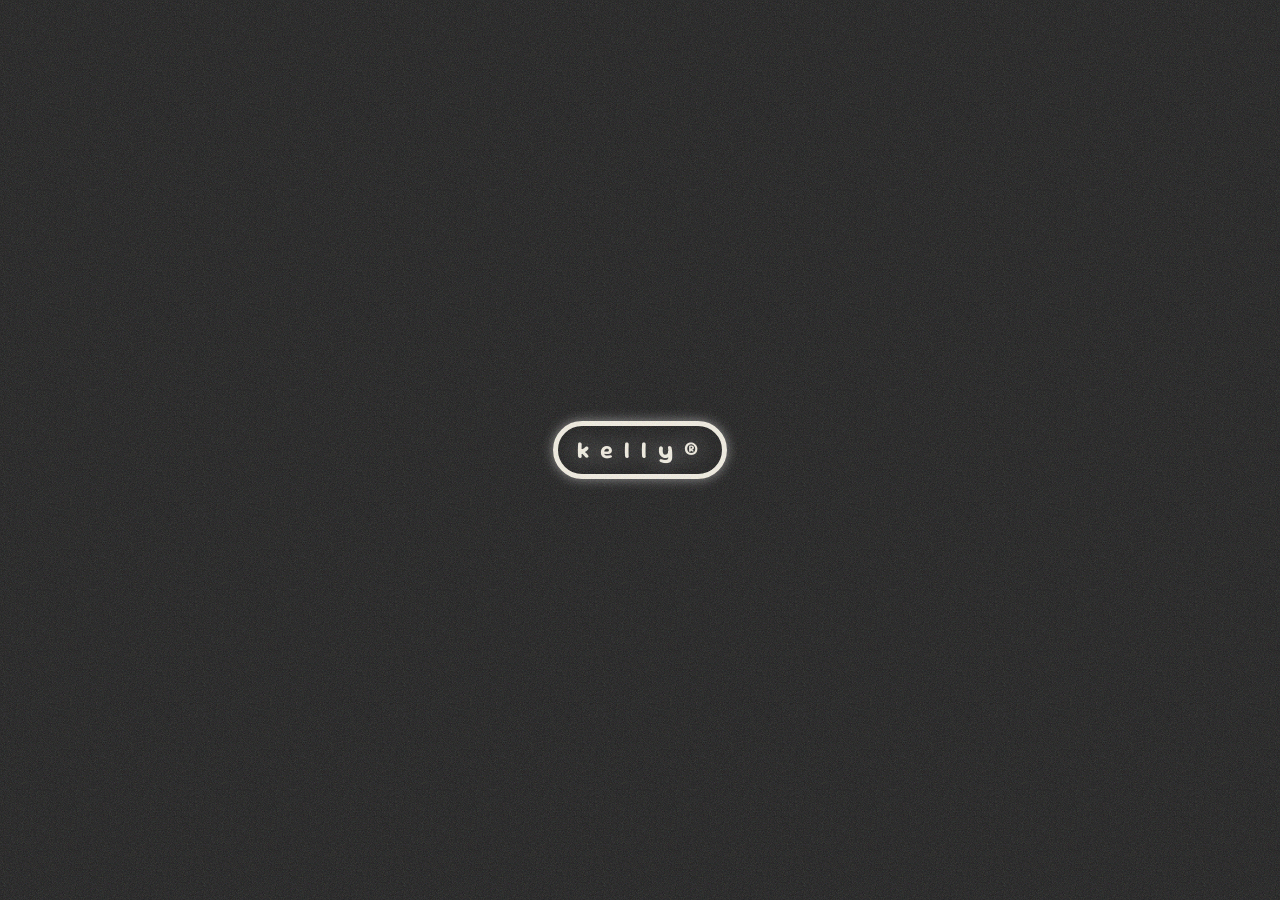
<file: pages/index.html>
<!DOCTYPE html>
<html lang="en">
<head>
    <meta charset="UTF-8">
    <meta name="viewport" content="width=device-width, initial-scale=1.0">
    <title>portfolio</title>
    <link href="../styles/style.css" rel="stylesheet">
    <link rel="icon" type="image/png" sizes="32x32" href="../images/favicon-32x32.png?v=4">

    <style>
        @import url('https://fonts.googleapis.com/css2?family=Darumadrop+One&family=Sour+Gummy:ital,wght@0,100..900;1,100..900&display=swap');
    </style>
</head>

<body class="index">
    <!-- <div class="mobile-notice">
        🚧 This website is still in progress — for the best experience, view it on a laptop.
    </div> -->

    <div class="loader">
        <div>
            <!-- <h1>kelly®</h1> -->
            <span>k</span>
            <span>e</span>
            <span>l</span>
            <span>l</span>
            <span>y</span>
            <span>®</span>
        </div>
    </div>

    <div class="stars-container" id="stars"></div>

    <header>
        <!-- Logo + hamburger knop (altijd zichtbaar op mobile, logo verborgen op desktop) -->
        <div class="header-top">
            <a href="index.html">
                <img class="logo" src="../images/logo.png" alt="logo">
            </a>
            <button class="menu-btn" aria-label="Open menu" aria-expanded="false">
                <svg xmlns="http://www.w3.org/2000/svg" fill="none" viewBox="0 0 24 24" stroke-width="1.5" stroke="currentColor">
                    <path stroke-linecap="round" stroke-linejoin="round" d="M3.75 6.75h16.5M3.75 12h16.5m-16.5 5.25h16.5" />
                </svg>
            </button>
        </div>

        <!-- Mobile nav: slide-up menu -->
        <nav class="mobile-nav" aria-hidden="true">
            <ul>
                <li class="liAppear"><a href="index-wo-loader.html">Home</a></li>
                <li class="liAppear"><a href="works.html">Works</a></li>
                <li class="liAppear"><a href="more.html">More</a></li>
                <li class="liAppear">
                    <a href="mailto:kellyh.kha@gmail.com" target="_blank" rel="noopener noreferrer">
                        <svg xmlns="http://www.w3.org/2000/svg" fill="none" viewBox="0 0 24 24" stroke-width="1.5" stroke="currentColor">
                            <path stroke-linecap="round" stroke-linejoin="round" d="M21.75 6.75v10.5a2.25 2.25 0 0 1-2.25 2.25h-15a2.25 2.25 0 0 1-2.25-2.25V6.75m19.5 0A2.25 2.25 0 0 0 19.5 4.5h-15a2.25 2.25 0 0 0-2.25 2.25m19.5 0v.243a2.25 2.25 0 0 1-1.07 1.916l-7.5 4.615a2.25 2.25 0 0 1-2.36 0L3.32 8.91a2.25 2.25 0 0 1-1.07-1.916V6.75" />
                        </svg>
                    </a>
                </li>
                <li class="liAppear">
                    <a href="http://www.linkedin.com/in/kelly-kha" target="_blank" rel="noopener noreferrer">
                        <img src="../images/linkedin.png" alt="LinkedIn icon">
                    </a>
                </li>
            </ul>
        </nav>

        <!-- Desktop nav: bubbel nav -->
        <nav class="desktop-nav">
            <ul>
                <li><a href="index-wo-loader.html"><img src="../images/nav-home.svg" alt="Home"></a></li>
                <li><a href="works.html"><img src="../images/nav-works.svg" alt="Works"></a></li>
                <li><a href="more.html"><img src="../images/nav-more.svg" alt="More"></a></li>
                <li><a href="mailto:kellyh.kha@gmail.com" target="_blank" rel="noopener noreferrer">
                    <img src="../images/nav-mail.png" alt="Mail">
                </a></li>
                <li>
                    <a href="http://www.linkedin.com/in/kelly-kha" target="_blank" rel="noopener noreferrer">
                        <img src="../images/nav-linkedin.png" alt="LinkedIn icon">
                    </a>
                </li>
            </ul>
        </nav>
    </header>

    <main class="index-main">
        <input type="checkbox" id="character-toggle" class="character-checkbox">
        
        <label for="character-toggle" class="character-container">
            <img src="../images/kel-animalcrossing.png" alt="Character" class="character-image">
            <img src="../images/kel-animalcrossing-head.png" alt="Character head" class="character-image">
        </label>

        <div class="menu-container">
            <button class="menu-item" popovertarget="popover-about"><img src="../images/menu-item-img-1.png" alt=""></button>
            <button class="menu-item" popovertarget="popover-2"><img src="../images/menu-item-img-2.png" alt=""></button>
            <button class="menu-item" popovertarget="popover-3"><img src="../images/menu-item-img-3.png" alt=""></button>
            <button class="menu-item" popovertarget="popover-4"><img src="../images/menu-item-img-4.png" alt=""></button>
            <button class="menu-item" popovertarget="popover-5"><img src="../images/menu-item-img-5.png" alt=""></button>
        </div>
    </main>

    <div id="popover-about" popover>
        <div class="popover-about-container">
            <!-- <button popovertarget="popover-about" popovertargetaction="hide" class="popover-close">✕</button> -->
            
            <section class="about-me-container">
                <div class="about-me-info">
                    <div class="title">
                        <h2>About me —</h2>
                        <button popovertarget="popover-1" popovertargetaction="hide" class="popover-close">✕</button>
                    </div>
                    <img src="../images/kelly.png" alt="">
                    <div class="about-me-info-text">
                        <p>
                            Hi! My name is Kelly and i'm currently a <strong>3rd year communication and multimedia design student</strong>  at the Amsterdam University of Applied Sciences (HvA) and I completed my first year of study Cum Laude.
                        </p>

            
                        <p>
                            So far I have learned quite a lot and worked on a ton of projects from designing prototypes in <strong>Figma to programming website</strong>. Currently with a strong interest in <strong>UX design and front-end development</strong>.
                        </p>
            
                        <p>
                            I'm a pretty easy going person who is able to work individually and in teams. <strong>I'm always ready for new opportunities to improve myself and for new abilties!</strong>
                        </p>
            
                        <p>
                            Usually I can be a bit introverted, but I have tried to push myself <strong>out of my own comfort zone</strong> by teaching adobe classes to CMD first year students in my second year and I even gave CMD info sessions to high school students to introduce them to the programme; I'm always seeking for fresh experiences.
                        </p>
                    </div>
                    <button class="button-v1"><a href=https://www.linkedin.com/in/kelly-kha/"">Connect with me!</a></button>
                </div>
            </section>
        </div>
    </div>

    <div id="popover-2" popover>
        <div class="popover-about-container">
            
            <section class="skills-and-education"> 
                <div class="title">
                    <h2>My education —</h2>
                    <button popovertarget="popover-2" popovertargetaction="hide" class="popover-close">✕</button>
                </div>

                <div class="skills-and-education-info">
                    <div class="education-block">
                        <h3>Education</h3>
                        <p>
                            <strong>September 2023 - Present</strong><br>
                            <em>Amsterdam University of Applied Sciences (HvA)</em><br>
                            Communication and multimedia design
                        </p>

                        <img src="../images/education.png" alt="">
                    </div>

                    <!-- <div class="experience-block">
                        <h3>Experience</h3>
                        <div class="experience-info">
                            <div>
                                <p>
                                    <strong>April 2025 - August 2025</strong><br>
                                    <em>Ecocharting, Utrecht</em><br>
                                    UX/UI Intern → Part-time position (summer)
                                </p>
                            </div>
                            <div>
                                <p><strong>Extracurricular Activities</strong></p>
                                <ul>
                                    <li>Delivered CMD info sessions to high school students</li>
                                    <li>Taught Adobe classes to first-year CMD students</li>
                                </ul>
                            </div>
                        </div>
                    </div>

                    <div class="skills-block">
                        <h3>Soft skills</h3>
                        <ul>
                            <li>Time management</li>
                            <li>Team player</li>
                            <li>Goal oriented</li>
                            <li>Fast learner</li>
                        </ul>
                    </div> -->
                </div>
            </section>
        </div>
    </div>

    <div id="popover-3" popover>
        <div class="popover-about-container">
            <!-- <button popovertarget="popover-3" popovertargetaction="hide" class="popover-close">✕</button> -->
            
            <section class="skills-and-education"> 
                <div class="title">
                    <h2>My skills —</h2>
                    <button popovertarget="popover-3" popovertargetaction="hide" class="popover-close">✕</button>
                </div>

                <div class="skills-and-education-info">

                    <div class="experience-block">
                        <h3>Experience</h3>
                        <div class="experience-info">
                            <div>
                                <p>
                                    <strong>April 2025 - August 2025</strong><br>
                                    <em>Ecocharting, Utrecht</em><br>
                                    UX/UI Intern → Part-time position (summer)
                                </p>
                            </div>
                            <div>
                                <p><strong>Extracurricular Activities</strong></p>
                                <ul>
                                    <li>Delivered CMD info sessions to high school students</li>
                                    <li>Taught Adobe classes to first-year CMD students</li>
                                </ul>
                            </div>
                        </div>
                    </div>

                    <div class="skills-block">
                        <h3>Soft skills</h3>
                        <ul>
                            <li>Time management</li>
                            <li>Team player</li>
                            <li>Goal oriented</li>
                            <li>Fast learner</li>
                        </ul>
                    </div>
                </div>
            </section>
        </div>
    </div>

    <div id="popover-4" popover>
        <div class="popover-about-container">
            <!-- <button popovertarget="popover-4" popovertargetaction="hide" class="popover-close">✕</button> -->

            <section class="outside-of-design">
                <div class="title">
                    <h2>Outside of design —</h2>
                    <button popovertarget="popover-4" popovertargetaction="hide" class="popover-close">✕</button>
                </div>
                <img src="../images/hobby.png" alt="">

                <div>
                    <p>
                        In my free time you'll probably find me somewhere in a cafe or any other cozy space drawing, reading, watching a movie, trying out new food spots or with friends.
                    </p>
                </div>
            </section>
        </div>
    </div>

    <div id="popover-5" popover>
        <div class="popover-about-container">
            <!-- <button popovertarget="popover-5" popovertargetaction="hide" class="popover-close">✕</button> -->

            <section class="old-portfolio">
                <div class="title">
                    <h2>My old portfolio —</h2>
                    <button popovertarget="popover-5" popovertargetaction="hide" class="popover-close">✕</button>
                </div>
                <p>Curious about my previous work?</p>
                <img src="../images/kel.png" alt="">
                <button class="button-v1"><a href="https://kellykha.com" target="_blank" rel="noopener noreferrer">View my old portfolio
                </a></button>
                
            </section>
        </div>
    </div>
    <!-- <div id="popover-3" popover>Inhoud 3</div> -->
    <!-- <div id="popover-4" popover>Inhoud 4</div> -->
    <!-- <div id="popover-5" popover>Inhoud 5</div> -->


    <script src="../scripts/script.js"></script>
    <!-- <script>
        const menuBtn = document.querySelector('.menu-btn');
        const mobileNav = document.querySelector('.mobile-nav');
        const logo = document.querySelector('.logo');

        menuBtn.addEventListener('click', () => {
            const isOpen = mobileNav.classList.toggle('toonmenu');
            menuBtn.classList.toggle('is-open', isOpen);
            logo.classList.toggle('is-visible', isOpen);
            menuBtn.setAttribute('aria-expanded', isOpen);
            mobileNav.setAttribute('aria-hidden', !isOpen);
        });
    </script> -->
</body>
</html>
</file>
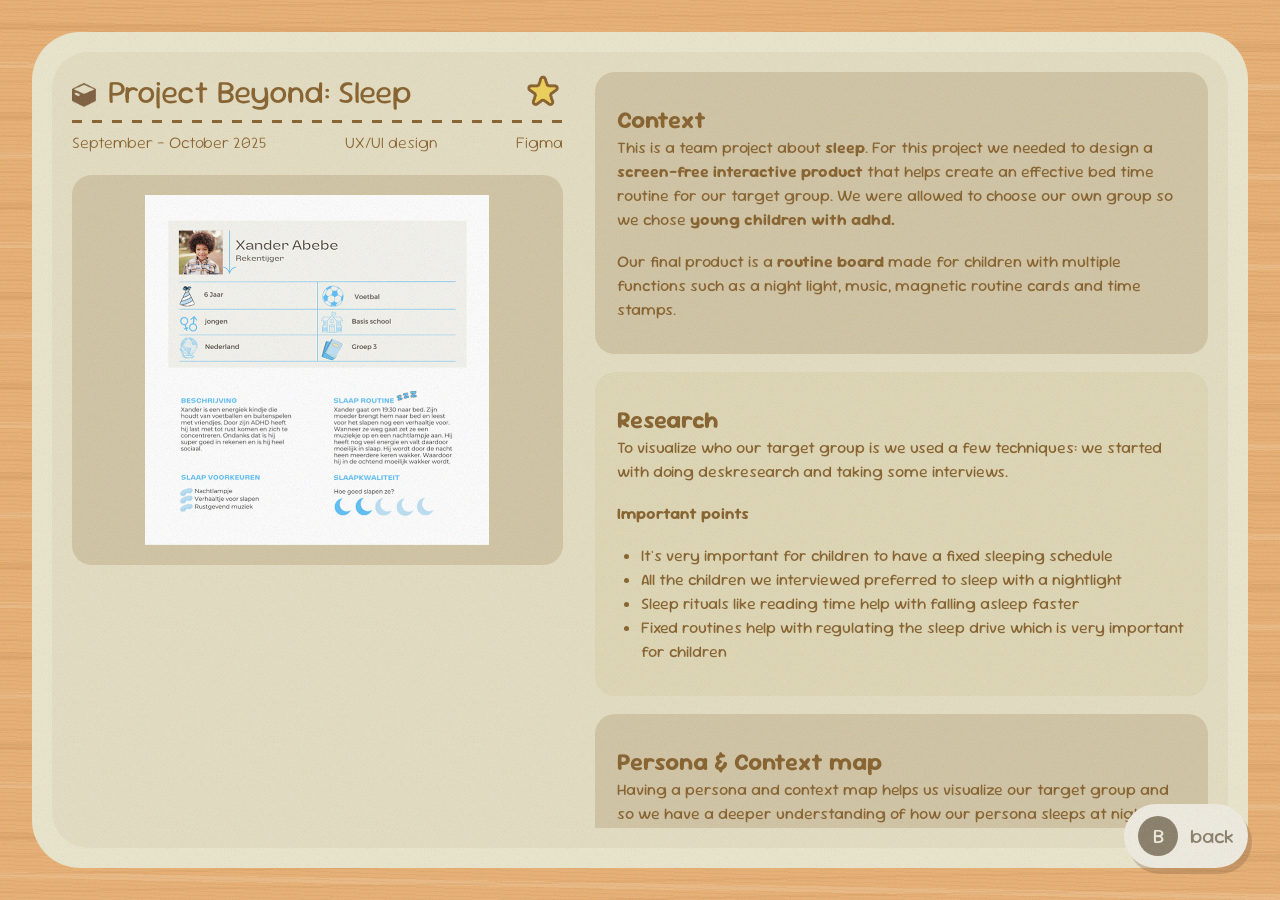
<file: pages/beyond.html>
<!DOCTYPE html>
<html lang="en">

<head>
    <meta charset="UTF-8">
    <meta name="viewport" content="width=device-width, initial-scale=1.0">
    <title>portfolio</title>
    <link href="../styles/style.css" rel="stylesheet">
    <link rel="icon" type="image/png" sizes="32x32" href="../images/favicon-32x32.png?v=4">

    <style>
        @import url('https://fonts.googleapis.com/css2?family=Darumadrop+One&family=Sour+Gummy:ital,wght@0,100..900;1,100..900&display=swap');
    </style>
</head>

<body class="index">
    <main class="index-main wood-bg beyond-main">
        <div class="project-main-container">
            <div class="project-container">
                <div class="project-item-image">
                    <div class="project-item-image-title">
                        <h1>Project Beyond: Sleep</h1>
                        <img src="../images/project-star.png" alt="">
                    </div>
                    <hr>
                    <div class="project-item-image-title">
                        <p>September - October 2025</p>
                        <p>UX/UI design</p>
                        <p>Figma</p>
                    </div>

                    <div class="project-image-container">
                        <img src="../images/projects/works-beyond.png" alt="Beyond project image">
                    </div>
                </div>

                <div class="project-item">
                    <section class="project-item-section">
                        <img class="section-inline-img" src="../images/projects/works-beyond.png" alt="">
                        <h2 class="works-subheading">Context</h2>
                        <div class="context-info">
                            <p>This is a team project about <strong>sleep</strong>. For this project we needed to design a <strong>screen-free interactive product</strong> that helps create an effective bed time routine for our target group. We were allowed to choose our own group so we chose <strong>young children with adhd.</strong></p>
                            <p>Our final product is a <strong>routine board</strong> made for children with multiple functions such as a night light, music, magnetic routine cards and time stamps.</p>
                        </div>
                    </section>

                    <section class="project-item-section">
                        <img class="section-inline-img" src="../images/projects/works-beyond-2.png" alt="">
                        <h2 class="works-subheading">Research</h2>
                        <div class="context-info">
                            <p>To visualize who our target group is we used a few techniques: we started with doing deskresearch and taking some interviews.</p>
                            <p><strong>Important points</strong></p>
                            <ul>
                                <li>It's very important for children to have a fixed sleeping schedule</li>
                                <li>All the children we interviewed preferred to sleep with a nightlight</li>
                                <li>Sleep rituals like reading time help with falling asleep faster</li>
                                <li>Fixed routines help with regulating the sleep drive which is very important for children</li>
                            </ul>
                        </div>
                    </section>

                    <section class="project-item-section">
                        <img class="section-inline-img" src="../images/projects/works-beyond-3.png" alt="">
                        <h2 class="works-subheading">Persona & Context map</h2>
                        <div class="context-info">
                            <p>Having a persona and context map helps us visualize our target group and so we have a deeper understanding of how our persona sleeps at night and the problems they deal with. This way we have a reference point to work with.</p>
                        </div>
                    </section>

                    <section class="project-item-section">
                        <img class="section-inline-img" src="../images/projects/works-beyond-4.png" alt="">
                        <h2 class="works-subheading">Journey map</h2>
                        <div class="context-info">
                            <p>To reach a deeper understanding we also made a user journey so we can have a guide for their needs. With the user journey we can grasp a better feel of the timeline and the emotions felt at the moment.</p>
                        </div>
                    </section>

                    <section class="project-item-section">
                        <img class="section-inline-img" src="../images/projects/works-beyond-5.png" alt="">
                        <h2 class="works-subheading">User requirements</h2>
                        <div class="context-info">
                            <div>
                                <h3 class="works-subheading-2">Children</h3>
                                <ul>
                                    <li>User wants the product to be easy to use (M)</li>
                                    <li>User wants the product to have a nice appearance so that it appeals to them (S)</li>
                                    <li>User wants to feel safe and not overstimulated (M)</li>
                                    <li>User wants a tool that helps to let go of worrying thoughts (C)</li>
                                    <li>User wants to have an overview of the time (S)</li>
                                    <li>User wants to see at which step it is in the routine (M)</li>
                                </ul>
                            </div>
                            <div>
                                <h3 class="works-subheading">Parents</h3>
                                <ul>
                                    <li>User wants the product to be child-friendly (M)</li>
                                    <li>User wants the product to provide a fixed routine for the child (S)</li>
                                    <li>User wants the product to be able to use independently (M)</li>
                                    <li>User wants the product to promote the child's sleep (M)</li>
                                    <li>User wants them to experience a better night's sleep themselves (M)</li>
                                    <li>User wants the children to be stimulated to use the product (S)</li>
                                </ul>
                            </div>
                            <div>
                                <h3 class="works-subheading-3">Business</h3>
                                <ul>
                                    <li>Product must be sustainable</li>
                                    <li>Product must be child-friendly</li>
                                    <li>Product must improve the daily rhythm of children and parents</li>
                                    <li>Product must be inclusive</li>
                                    <li>Product must promote independence in a positive way</li>
                                    <li>Product must be screenless</li>
                                    <li>Product must work without a website or app</li>
                                </ul>
                            </div>
                        </div>
                    </section>

                    <section class="project-item-section">
                        <img class="section-inline-img" src="../images/projects/works-beyond-6.png" alt="">
                        <h2 class="works-subheading">Lo-Fi</h2>
                        <div class="context-info">
                            <p>This board is divided into 2 parts: a morning routine and an evening routine. The day starts with a good morning from our character 'Puk', so you then go through your routine with him. We chose a fox instead of a human so that this can be inclusive for all types of children. The intention is to have many different types of these cards so that children have the freedom to create their own routine, because everyone has a different routine!</p>
                            <p>Many children still need a night light because they are afraid of the dark. So we have another projector that will be placed at the top of the board. You can operate this light with a push button. Finally, we also have speakers on the side. Children can also play music quietly in the evening so that they can relax.</p>
                        </div>
                    </section>

                    <section class="project-item-section">
                        <img class="section-inline-img" src="../images/projects/works-beyond-7.png" alt="">
                        <h2 class="works-subheading">Feedback after testing</h2>
                        <div class="context-info">
                            <p>We were able to test this prototype with our peers. We did 5 rounds with two people every round. We wanted to test if users were able to understand how it works and if there were any confusions.</p>
                            <ul>
                                <li>Putting the cards on top was not optimal — they kept flying off and it was a little difficult. Solution: using velcro or magnets to stick them on</li>
                                <li>The journey needs to be a little more clear</li>
                            </ul>
                        </div>
                    </section>

                    <section class="project-item-section">
                        <img class="section-inline-img" src="../images/projects/works-beyond-7.png" alt="">
                        <h2 class="works-subheading">Final prototype — Routine board</h2>
                        <div class="context-info">
                            <p>This is our final prototype of the routine board! We ended up making a big sticker for the background with a morning section on top and night section on the bottom. We ended up making the dome black that way light does not shine through the dome.</p>
                        </div>
                    </section>

                    <section class="project-item-section">
                        <img class="section-inline-img" src="../images/projects/works-beyond-8.png" alt="">
                        <h2 class="works-subheading">Magnets</h2>
                        <div class="context-info">
                            <p>To help children with putting the routine cards in place without hassle we decided on making them magnetic. This way they'll be able to stick it on themselves with ease.</p>
                        </div>
                    </section>
                </div>
            </div>
        </div>

        <button class="button-v2 back-btn">
            <a href="works.html">back</a>
        </button>
    </main>

    <script src="../scripts/script.js"></script>
    <script src="../scripts/beyond.js"></script>
</body>

</html>
</file>
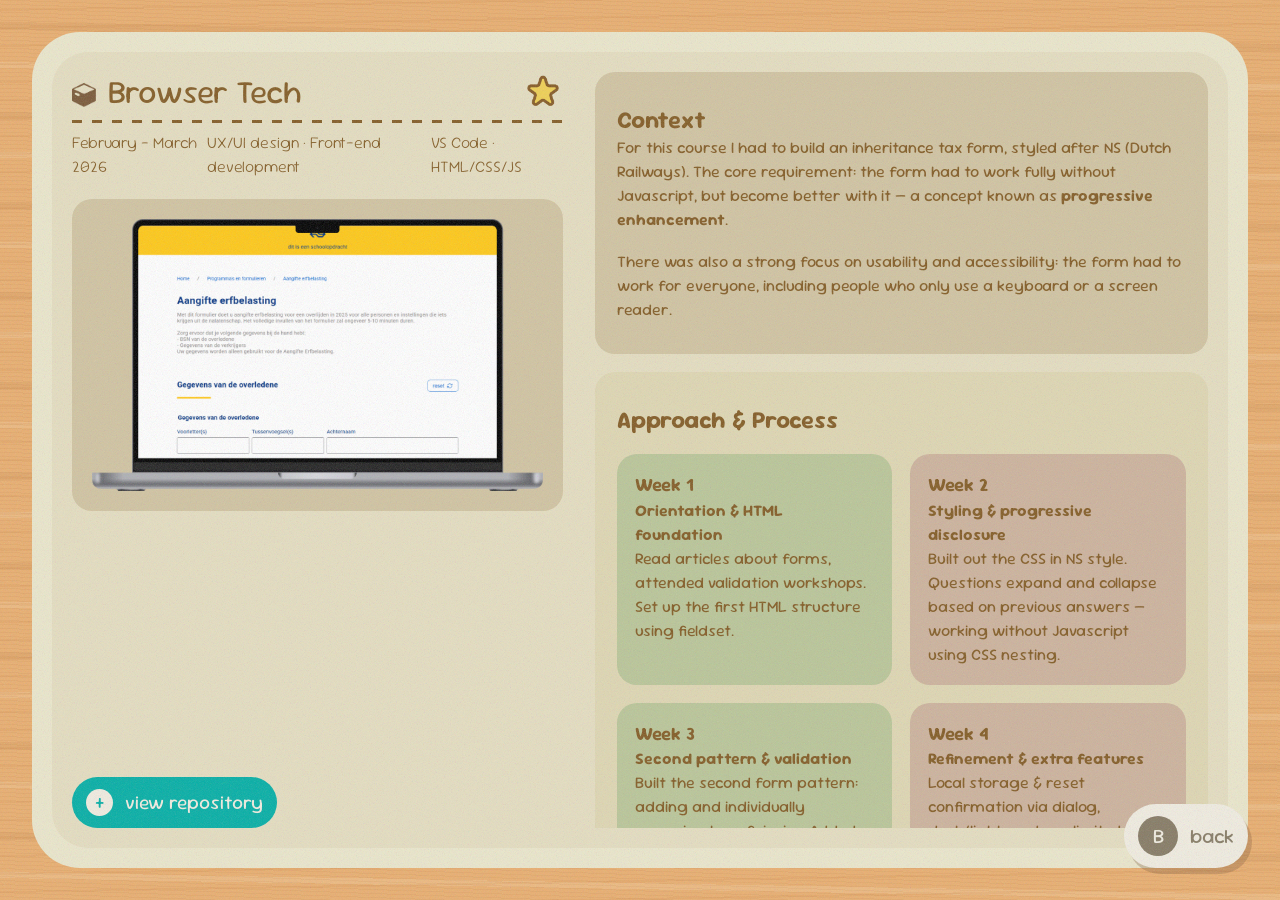
<file: pages/browsertech.html>
<!DOCTYPE html>
<html lang="en">

<head>
    <meta charset="UTF-8">
    <meta name="viewport" content="width=device-width, initial-scale=1.0">
    <title>portfolio</title>
    <link href="../styles/style.css" rel="stylesheet">
    <link rel="icon" type="image/png" sizes="32x32" href="../images/favicon-32x32.png?v=4">

    <style>
        @import url('https://fonts.googleapis.com/css2?family=Darumadrop+One&family=Sour+Gummy:ital,wght@0,100..900;1,100..900&display=swap');
    </style>
</head>

<body class="index">
    <main class="index-main wood-bg browser-tech-main">
        <div class="project-main-container">
            <div class="project-container">
                <div class="project-item-image">
                    <div class="project-item-image-title">
                        <h1>Browser Tech</h1>
                        <img src="../images/project-star.png" alt="">
                    </div>
                    <hr>
                    <div class="project-item-image-title">
                        <p>February - March 2026</p>
                        <p>UX/UI design · Front-end development</p>
                        <p>VS Code · HTML/CSS/JS</p>
                    </div>

                    <div class="project-image-container">
                        <img src="../images/projects/works-bt-1.png" alt="Browser Tech project image">
                    </div>

                    <button class="button-v1 project-btn">
                        <a href="https://github.com/kellyk15/web-dd-bt-kelly" target="_blank" rel="noopener noreferrer">view repository</a>
                    </button>
                </div>

                <div class="project-item">
                    <section class="project-item-section">
                        <img class="section-inline-img" src="../images/projects/works-bt-1.png" alt="">
                        <h2 class="works-subheading">Context</h2>
                        <div class="context-info">
                            <p>For this course I had to build an inheritance tax form, styled after NS (Dutch Railways). The core requirement: the form had to work fully without Javascript, but become better with it — a concept known as <strong>progressive enhancement</strong>.</p>
                            <p>There was also a strong focus on usability and accessibility: the form had to work for everyone, including people who only use a keyboard or a screen reader.</p>
                        </div>
                    </section>

                    <section class="project-item-section">
                        <img class="section-inline-img" src="../images/projects/works-bt-1.png" alt="">
                        <h2 class="works-subheading">Approach & Process</h2>
                        <div class="context-info sue-if">
                            <div>
                                <h3 class="works-subheading-2">Week 1</h3>
                                <p><strong>Orientation & HTML foundation</strong></p>
                                <p>Read articles about forms, attended validation workshops. Set up the first HTML structure using fieldset.</p>
                            </div>
                            <div>
                                <h3 class="works-subheading">Week 2</h3>
                                <p><strong>Styling & progressive disclosure</strong></p>
                                <p>Built out the CSS in NS style. Questions expand and collapse based on previous answers — working without Javascript using CSS nesting.</p>
                            </div>
                            <div>
                                <h3 class="works-subheading-3">Week 3</h3>
                                <p><strong>Second pattern & validation</strong></p>
                                <p>Built the second form pattern: adding and individually removing beneficiaries. Added custom JavaScript validation using aria-invalid, aria-describedby and aria-live.</p>
                            </div>
                            <div>
                                <h3 class="works-subheading-2">Week 4</h3>
                                <p><strong>Refinement & extra features</strong></p>
                                <p>Local storage & reset confirmation via dialog, dark/light mode, unlimited beneficiaries via innerHTML, improved radio button styling and keyboard accessibility.</p>
                            </div>
                        </div>
                    </section>

                    <section class="project-item-section">
                        <img class="section-inline-img" src="../images/projects/works-bt-1.png" alt="">
                        <h2 class="works-subheading">Progressive disclosure — no Javascript required</h2>
                        <div class="context-info">
                            <p>Follow-up questions expand and collapse based on previous answers. So it functions even when Javascript is disabled, ensuring no user is locked out of the form flow.</p>
                        </div>
                    </section>

                    <section class="project-item-section">
                        <img class="section-inline-img" src="../images/projects/works-bt-1.png" alt="">
                        <h2 class="works-subheading">Screen reader-friendly validation</h2>
                        <div class="context-info">
                            <p>Error messages are announced to screen readers using <code>aria-live="polite"</code> and linked to their inputs via <code>aria-describedby</code>. Invalid fields are flagged with <code>aria-invalid="true"</code>, and visual errors are powered by <code>:user-invalid</code> in CSS — so feedback is clear for both sighted and non-sighted users.</p>
                        </div>
                    </section>

                    <section class="project-item-section">
                        <img class="section-inline-img" src="../images/projects/works-bt-2.png" alt="">
                        <h2 class="works-subheading">Contextual tooltips with &lt;details&gt;</h2>
                        <div class="context-info">
                            <p>Clarifying information for complex questions is tucked inside native <code>&lt;details&gt;</code> elements. These are keyboard-accessible and semantic, requiring no extra Javascript or ARIA tricks.</p>
                        </div>
                    </section>

                    <section class="project-item-section">
                        <img class="section-inline-img" src="../images/projects/works-bt-2.png" alt="">
                        <h2 class="works-subheading">Keyboard accessibility for radio buttons</h2>
                        <div class="context-info">
                            <p>Hiding radio buttons with <code>display:none</code> makes them invisible to keyboards and screen readers. I fixed this using <code>position: absolute</code> with <code>width/height: 0</code>, keeping them in the DOM while adding a clearly visible focus state.</p>
                        </div>
                    </section>

                    <section class="project-item-section">
                        <img class="section-inline-img" src="../images/projects/works-bt-3.png" alt="">
                        <h2 class="works-subheading">Safe reset with &lt;dialog&gt; confirmation</h2>
                        <div class="context-info">
                            <p>Resetting a long form by accident is frustrating. A native <code>&lt;dialog&gt;</code> element asks for confirmation before clearing all data, protecting users from losing their progress.</p>
                        </div>
                    </section>

                    <section class="project-item-section">
                        <img class="section-inline-img" src="../images/projects/works-bt-4.png" alt="">
                        <h2 class="works-subheading">Autocomplete with &lt;datalist&gt;</h2>
                        <div class="context-info">
                            <p>Certain fields use a native <code>&lt;datalist&gt;</code> element to suggest options as the user types. This reduces input errors and speeds up form completion without any custom Javascript — and it works with screen readers and keyboard navigation out of the box.</p>
                        </div>
                    </section>

                    <section class="project-item-section">
                        <img class="section-inline-img" src="../images/projects/works-bt-1.png" alt="">
                        <h2 class="works-subheading">Reflection</h2>
                        <div class="context-info">
                            <p>Building forms is much harder than I expected. There's a lot more to usability, validation and accessibility than just putting a few inputs on a page.</p>
                            <p>This was a genuinely challenging project that pushed me well outside my comfort zone. Combining accessibility, validation and progressive enhancement all at once was entirely new to me. Looking back, I'm proud of what I built — and I'll never underestimate forms again.</p>
                        </div>
                    </section>
                </div>
            </div>
        </div>

        <button class="button-v2 back-btn">
            <a href="works.html">back</a>
        </button>
    </main>

    <script src="../scripts/script.js"></script>
    <script src="../scripts/browsertech.js"></script>
</body>

</html>
</file>
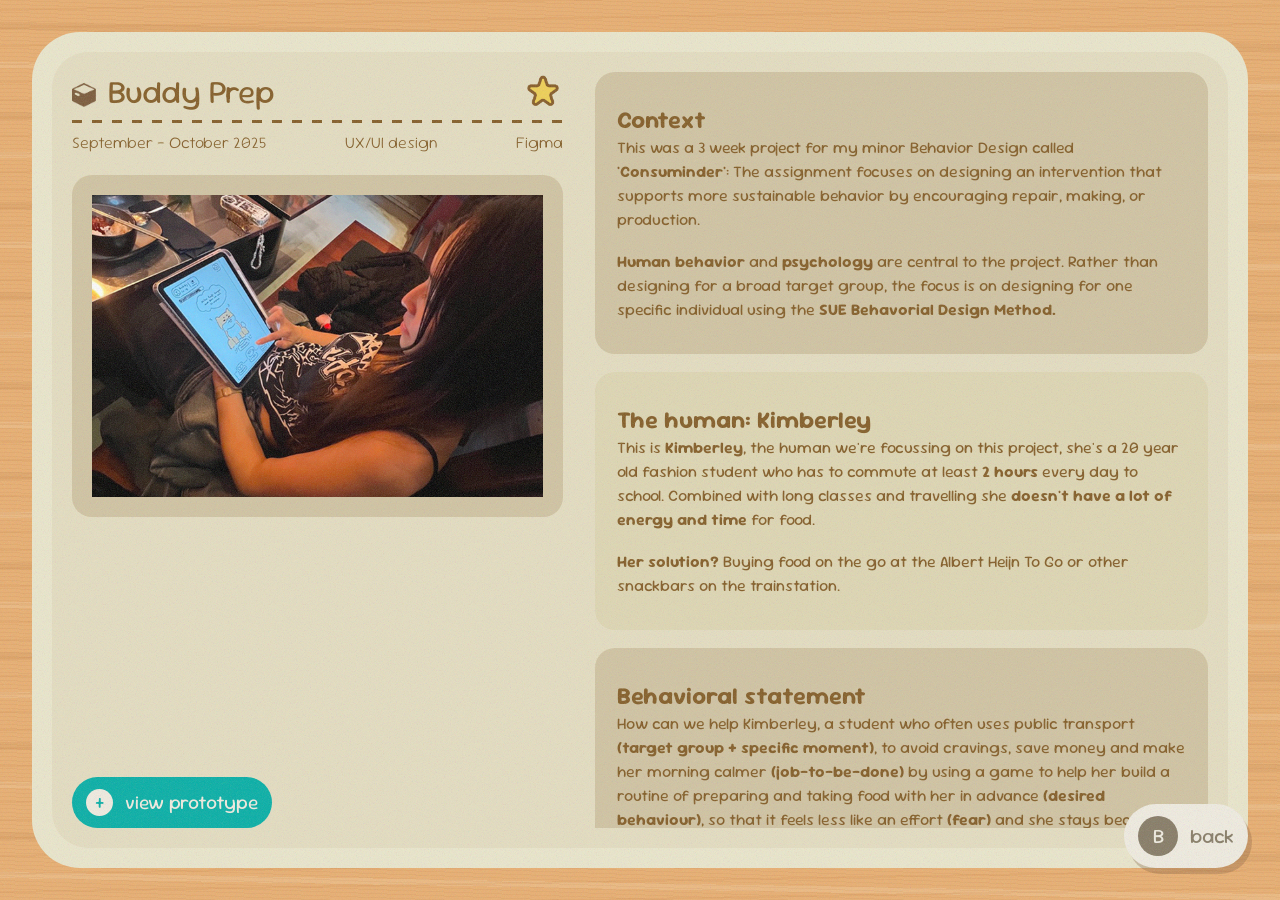
<file: pages/buddy-prep.html>
<!DOCTYPE html>
<html lang="en">

<head>
    <meta charset="UTF-8">
    <meta name="viewport" content="width=device-width, initial-scale=1.0">
    <title>portfolio</title>
    <link href="../styles/style.css" rel="stylesheet">
    <link rel="icon" type="image/png" sizes="32x32" href="../images/favicon-32x32.png?v=4">

    <style>
        @import url('https://fonts.googleapis.com/css2?family=Darumadrop+One&family=Sour+Gummy:ital,wght@0,100..900;1,100..900&display=swap');
    </style>
</head>

<body class="index">
    <main class="index-main wood-bg buddy-prep-main">
        <div class="project-main-container">
            <div class="project-container">
                <div class="project-item-image">
                    <div class="project-item-image-title">
                        <h1>Buddy Prep</h1>
                        <img src="../images/project-star.png" alt="">
                    </div>
                    <hr>
                    <div class="project-item-image-title">
                        <p>September - October 2025</p>
                        <p>UX/UI design</p>
                        <p>Figma</p>
                    </div>

                    <div class="project-image-container">
                        <img src="../images/projects/works-buddy.png" alt="Buddy Prep project image 1">
                    </div>

                    <button class="button-v1 project-btn">
                        <a href="https://www.figma.com/proto/4CzaGuCO95juHgOgZwLgT4/bd-bootcamp?node-id=0-1&p=f&viewport=-923%2C-8864%2C0.4&t=xjmNW42xN3zNH5SQ-0&scaling=scale-down&content-scaling=fixed&starting-point-node-id=277%3A16241&show-proto-sidebar=1"
                            target="_blank" rel="noopener noreferrer">view prototype</a>
                    </button>
                </div>

                <div class="project-item">
                    <section class="project-item-section">
                        <img class="section-inline-img" src="../images/projects/works-buddy.png" alt="">
                        <h2 class="works-subheading">Context</h2>
                        <div class="context-info">
                            <p>This was a 3 week project for my minor Behavior Design called
                                <strong>'Consuminder'</strong>:
                                The assignment focuses on designing an intervention that supports more sustainable
                                behavior by encouraging repair, making, or production.</p>
                            <p><strong>Human behavior</strong> and <strong>psychology</strong> are central to the
                                project. Rather than designing for a broad target group, the focus is on designing for
                                one specific individual using the <strong>SUE Behavorial Design Method.</strong></p>
                        </div>
                    </section>

                    <section class="project-item-section">
                        <img class="section-inline-img" src="../images/projects/works-buddy-2.png" alt="">
                        <h2 class="works-subheading">The human: Kimberley</h2>
                        <div class="context-info">
                            <p>This is <strong>Kimberley</strong>, the human we're focussing on this project, she's a
                                20 year old fashion student who has to commute at least <strong>2 hours</strong> every
                                day to school. Combined with long classes and travelling she <strong>doesn't have a lot
                                    of energy and time</strong> for food.</p>
                            <p><strong>Her solution?</strong> Buying food on the go at the Albert Heijn To Go or other
                                snackbars on the trainstation.</p>
                        </div>
                    </section>

                    <section class="project-item-section">
                        <img class="section-inline-img" src="../images/projects/works-buddy-3.png" alt="">
                        <h2 class="works-subheading">Behavioral statement</h2>
                        <div class="context-info">
                            <p>How can we help Kimberley, a student who often uses public transport <strong>(target
                                    group + specific moment)</strong>, to avoid cravings, save money and make her
                                morning calmer <strong>(job-to-be-done)</strong> by using a game to help her build a
                                routine of preparing and taking food with her in advance <strong>(desired
                                    behaviour)</strong>, so that it feels less like an effort <strong>(fear)</strong>
                                and she stays because of rewards <strong>(comfort)</strong>, instead of buying something
                                'on the go' for convenience <strong>(undesirable behaviour)</strong>?</p>
                        </div>
                    </section>

                    <section class="project-item-section">
                        <img class="section-inline-img" src="../images/projects/works-buddy-3.png" alt="">
                        <h2 class="works-subheading">SUE IF</h2>
                        <div class="context-info sue-if">
                            <div>
                                <h3 class="works-subheading-2">Pains</h3>
                                <ul>
                                    <li>Long commutes (2 hours~)</li>
                                    <li>Difficulty prepping for food → little time and energy</li>
                                    <li>Bread toppings expire quick → can't buy them at the end of the week</li>
                                    <li>Talking to workers at store feels like a drag</li>
                                    <li>No healthy food at the schoolcantine</li>
                                </ul>
                            </div>
                            <div>
                                <h3 class="works-subheading">Comforts</h3>
                                <ul>
                                    <li>AH To Go feels hygienic and self scan is easy</li>
                                    <li>One time use packaging is comfortable → no problems with bag space</li>
                                    <li>At the station there will always be food → assurance</li>
                                </ul>
                            </div>
                            <div>
                                <h3 class="works-subheading-2">Gains</h3>
                                <ul>
                                    <li>Buying at AH To Go is easy and quick</li>
                                    <li>Diverse selection → every day something else</li>
                                    <li>Satisfied feeling after getting food</li>
                                    <li>Bringing own food brings a sense of pride</li>
                                </ul>
                            </div>
                            <div>
                                <h3 class="works-subheading">Anxieties</h3>
                                <ul>
                                    <li>Mealprepping costs time and energy</li>
                                    <li>Associates healthy meals with cold meals</li>
                                    <li>Feels bad sometimes about the one time use packaging</li>
                                    <li>Bringing a lunch box takes up space</li>
                                </ul>
                            </div>
                        </div>
                    </section>

                    <section class="project-item-section">
                        <img class="section-inline-img" src="../images/projects/works-buddy-4.png" alt="">
                        <h2 class="works-subheading">Lo-Fi</h2>
                        <div class="context-info">
                            <p>During the interview we heard from Kimberley that she works well with streaks for example
                                tiktok streaks. She mentioned that she likes cute pets and raising them together with a
                                friend.</p>
                            <p>We got inspired by the concept of tamagotchi's: raising a cute pet and making sure it
                                gets fed and taken care of. We decided on a shiba, because it was her favourite animal
                                and it gets fed when the user logs their meal in the app.</p>
                        </div>
                    </section>

                    <section class="project-item-section">
                        <img class="section-inline-img" src="../images/projects/works-buddy-5.png" alt="">
                        <h2 class="works-subheading">Feedback after testing</h2>
                        <div class="context-info">
                            <ul>
                                <li>The flow of logging a meal was confusing</li>
                                <li>Introduce short term goals instead of only long term</li>
                                <li>Let small items count for less points</li>
                                <li>Show more progression</li>
                                <li>Friends ranking system is not really motivating</li>
                                <li>Give more short term rewards</li>
                            </ul>
                        </div>
                    </section>

                    <section class="project-item-section">
                        <img class="section-inline-img" src="../images/projects/works-buddy-10.png" alt="">
                        <h2 class="works-subheading">Hi-Fi — What is Buddy Prep?</h2>
                        <div class="context-info">
                            <p>Buddy Prep is a gamified meal prep app designed to encourage sustainable eating habits.</p>
                            <p>Inspired by Tamagotchi, users raise a virtual Shiba by logging their own home-prepared
                                meals — earning points to unlock accessories and rewards along the way. Designed using
                                the SUE Behavioral Design Method turning a daily chore into a fun and rewarding routine.</p>
                        </div>
                    </section>

                    <section class="project-item-section">
                        <img class="section-inline-img" src="../images/projects/works-buddy-6.png" alt="">
                        <h2 class="works-subheading">Onboarding</h2>
                        <div class="context-info">
                            <p>The onboarding flow is the first thing a user sees when they open Buddy Prep for the
                                first time. It'll ask them a couple of questions: What motivates you? When do you want
                                to receive notifications?</p>
                            <p>During the onboarding you'll also receive a quick explaination on how the app works and
                                what you can find!</p>
                        </div>
                    </section>

                    <section class="project-item-section">
                        <img class="section-inline-img" src="../images/projects/works-buddy-7.png" alt="">
                        <h2 class="works-subheading">Logbook</h2>
                        <div class="context-info">
                            <p>To make your buddy happy, you need to feed him and how does that happen? By feeding
                                yourself.</p>
                            <p>When you go to prep you can take a picture of your meal and select what type of meal it
                                is: breakfast, lunch, dinner, snacks or a drink.</p>
                            <p>Afterwards you can find these back in your calendar on the account page and see your
                                streak!</p>
                        </div>
                    </section>

                    <section class="project-item-section">
                        <img class="section-inline-img" src="../images/projects/works-buddy-8.png" alt="">
                        <h2 class="works-subheading">Store</h2>
                        <div class="context-info">
                            <p>After you log a meal into the app you'll receive points based on the meal. You can
                                exchange these points for accessories or furniture for your buddy and his room.</p>
                            <p>You can't get all the items immediately yet... some items are locked and to unlock them
                                you need to reach a certain level.</p>
                        </div>
                    </section>

                    <section class="project-item-section">
                        <img class="section-inline-img" src="../images/projects/works-buddy-9.png" alt="">
                        <h2 class="works-subheading">Away for a few days?</h2>
                        <div class="context-info">
                            <p>No problem! Send your buddy on holiday, so you can take a break when needed with holiday
                                mode.</p>
                        </div>
                    </section>
                </div>
            </div>
        </div>

        <button class="button-v2 back-btn">
            <a href="works.html">back</a>
        </button>
    </main>

    <script src="../scripts/script.js"></script>
    <script src="../scripts/buddyprep.js"></script>
</body>

</html>
</file>
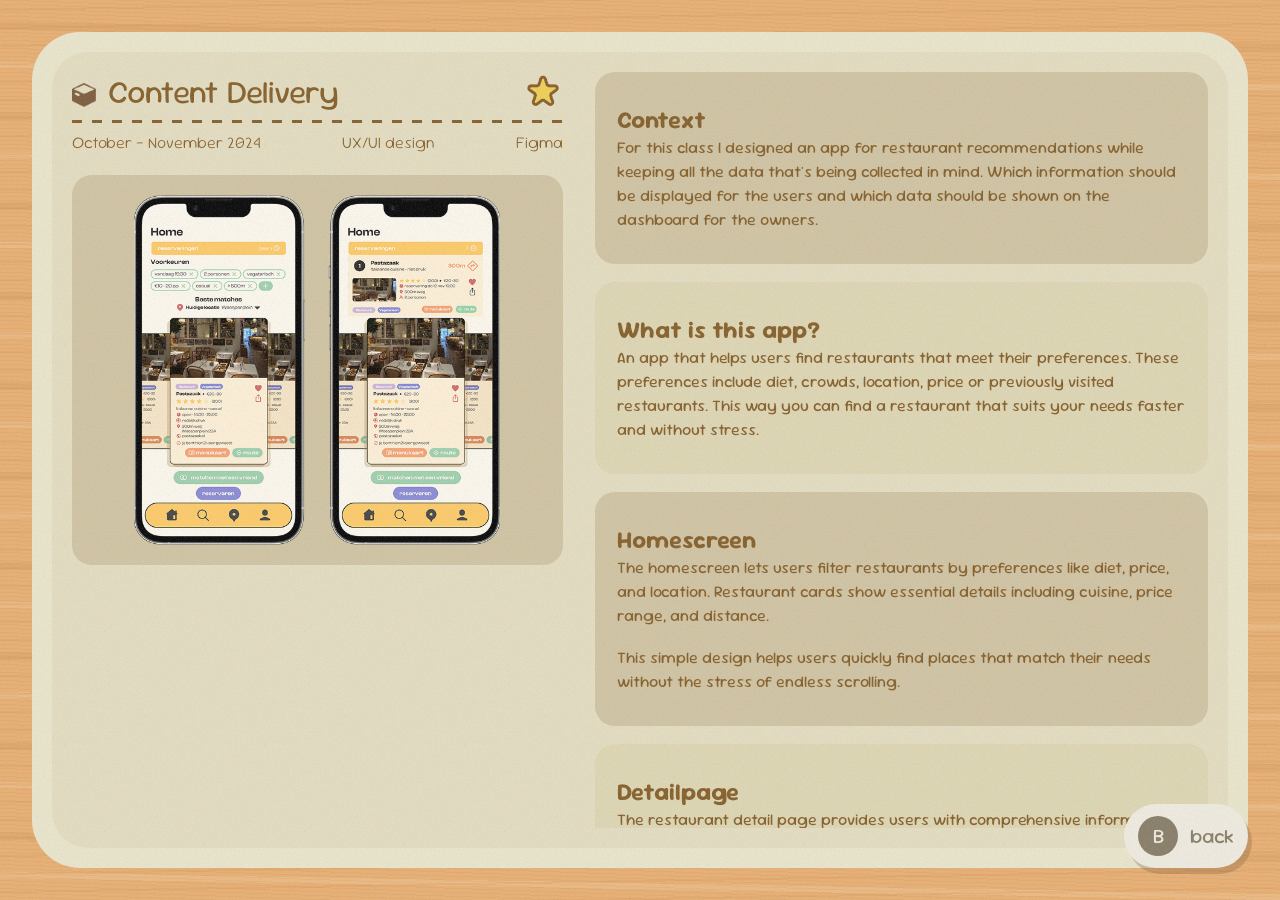
<file: pages/content.html>
<!DOCTYPE html>
<html lang="en">

<head>
    <meta charset="UTF-8">
    <meta name="viewport" content="width=device-width, initial-scale=1.0">
    <title>portfolio</title>
    <link href="../styles/style.css" rel="stylesheet">
    <link rel="icon" type="image/png" sizes="32x32" href="../images/favicon-32x32.png?v=4">

    <style>
        @import url('https://fonts.googleapis.com/css2?family=Darumadrop+One&family=Sour+Gummy:ital,wght@0,100..900;1,100..900&display=swap');
    </style>
</head>

<body class="index">
    <main class="index-main wood-bg content-main">
        <div class="project-main-container">
            <div class="project-container">
                <div class="project-item-image">
                    <div class="project-item-image-title">
                        <h1>Content Delivery</h1>
                        <img src="../images/project-star.png" alt="">
                    </div>
                    <hr>
                    <div class="project-item-image-title">
                        <p>October - November 2024</p>
                        <p>UX/UI design</p>
                        <p>Figma</p>
                    </div>

                    <div class="project-image-container">
                        <img src="../images/projects/works-content.png" alt="Content Delivery project image">
                    </div>
                </div>

                <div class="project-item">
                    <section class="project-item-section">
                        <img class="section-inline-img" src="../images/projects/works-content.png" alt="">
                        <h2 class="works-subheading">Context</h2>
                        <div class="context-info">
                            <p>For this class I designed an app for restaurant recommendations while keeping all the data that's being collected in mind. Which information should be displayed for the users and which data should be shown on the dashboard for the owners.</p>
                        </div>
                    </section>

                    <section class="project-item-section">
                        <img class="section-inline-img" src="../images/projects/works-content.png" alt="">
                        <h2 class="works-subheading">What is this app?</h2>
                        <div class="context-info">
                            <p>An app that helps users find restaurants that meet their preferences. These preferences include diet, crowds, location, price or previously visited restaurants. This way you can find a restaurant that suits your needs faster and without stress.</p>
                        </div>
                    </section>

                    <section class="project-item-section">
                        <img class="section-inline-img" src="../images/projects/works-content-2.png" alt="">
                        <h2 class="works-subheading">Homescreen</h2>
                        <div class="context-info">
                            <p>The homescreen lets users filter restaurants by preferences like diet, price, and location. Restaurant cards show essential details including cuisine, price range, and distance.</p>
                            <p>This simple design helps users quickly find places that match their needs without the stress of endless scrolling.</p>
                        </div>
                    </section>

                    <section class="project-item-section">
                        <img class="section-inline-img" src="../images/projects/works-content-3.png" alt="">
                        <h2 class="works-subheading">Detailpage</h2>
                        <div class="context-info">
                            <p>The restaurant detail page provides users with comprehensive information about the restaurant including rating, price and location. The page also highlights dietary options, displays photos of the restaurant, and features a crowd prediction graph to help users plan their visit.</p>
                            <p>The dashboard screen showcases the user's favorite restaurants in an organized grid format. Each restaurant card includes essential details like dietary tags, hours, and distance, with convenient buttons for viewing menus or getting directions.</p>
                        </div>
                    </section>

                    <section class="project-item-section">
                        <img class="section-inline-img" src="../images/projects/works-content-4.png" alt="">
                        <h2 class="works-subheading">Dashboard</h2>
                        <div class="context-info">
                            <p>The dashboard offers users insights into their dining habits with personalized statistics.</p>
                            <p>The analytics show visits throughout the year, favorite cuisine types ranked by visits, and most frequented restaurants displayed in a bar chart. These visualizations help users better understand their dining patterns and preferences.</p>
                        </div>
                    </section>

                    <section class="project-item-section">
                        <img class="section-inline-img" src="../images/projects/works-content-5.png" alt="">
                        <h2 class="works-subheading">Questionnaire</h2>
                        <div class="context-info">
                            <p>The dietary questionnaire screen allows users to specify their food restrictions and preferences. Users can select multiple options (as shown with the highlighted vegetarian and lactose-free selections) to personalize their restaurant recommendations.</p>
                            <p>This initial setup ensures all future suggestions will accommodate the user's specific dietary needs.</p>
                        </div>
                    </section>
                </div>
            </div>
        </div>

        <button class="button-v2 back-btn">
            <a href="works.html">back</a>
        </button>
    </main>

    <script src="../scripts/script.js"></script>
    <script src="../scripts/content.js"></script>
</body>

</html>
</file>
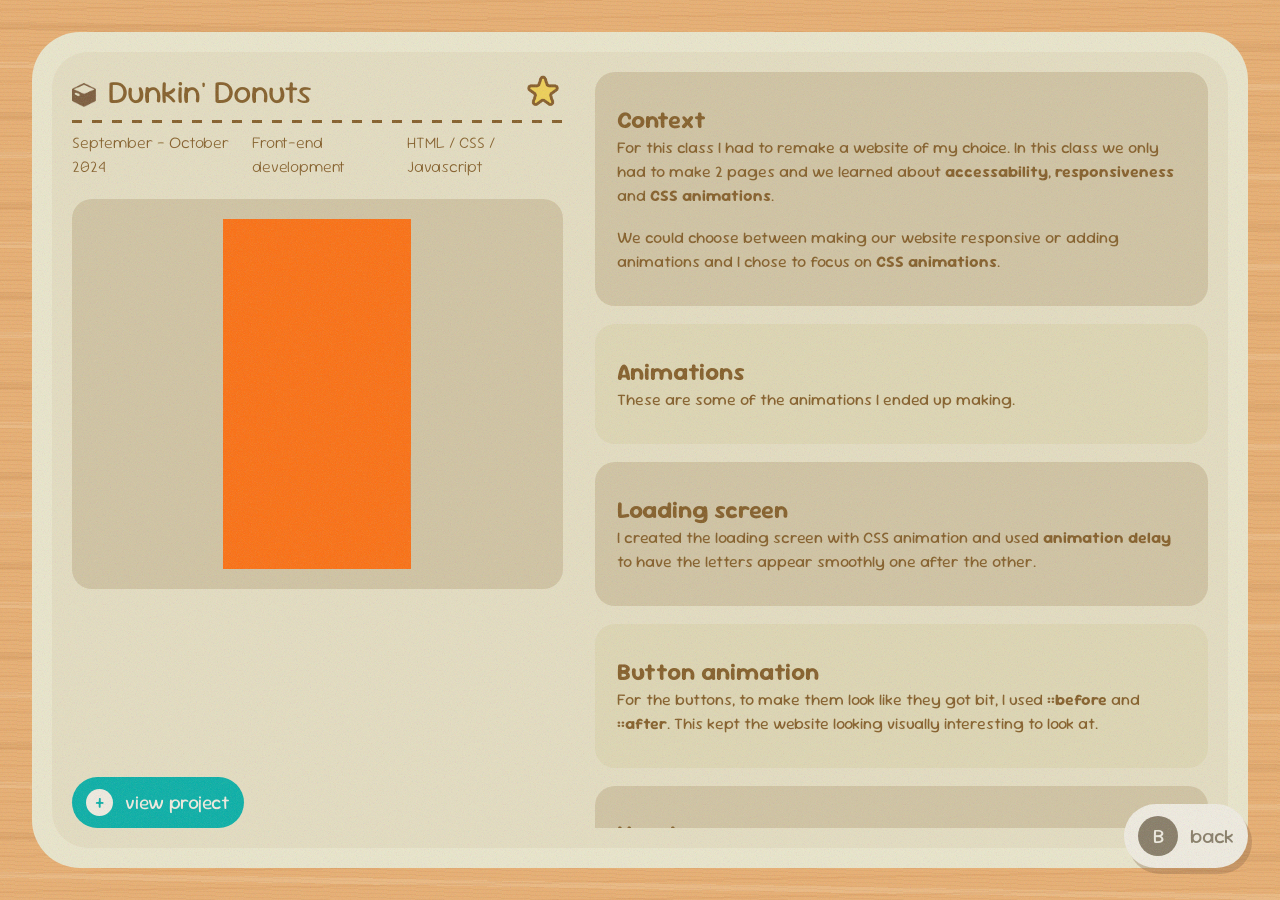
<file: pages/dunkin.html>
<!DOCTYPE html>
<html lang="en">

<head>
    <meta charset="UTF-8">
    <meta name="viewport" content="width=device-width, initial-scale=1.0">
    <title>portfolio</title>
    <link href="../styles/style.css" rel="stylesheet">
    <link rel="icon" type="image/png" sizes="32x32" href="../images/favicon-32x32.png?v=4">

    <style>
        @import url('https://fonts.googleapis.com/css2?family=Darumadrop+One&family=Sour+Gummy:ital,wght@0,100..900;1,100..900&display=swap');
    </style>
</head>

<body class="index">
    <!-- <div class="mobile-notice">
        🚧 This website is still in progress — for the best experience, view it on a laptop.
    </div> -->

    <main class="index-main wood-bg buddy-prep-main">
        <div class="project-main-container">
            <div class="project-container">
                <div class="project-item-image">
                    <div class="project-item-image-title">
                        <h1>Dunkin' Donuts</h1>
                        <img src="../images/project-star.png" alt="">
                    </div>
                    <hr>
                    <div class="project-item-image-title">
                        <p>September - October 2024</p>
                        <p>Front-end development</p>
                        <p>HTML / CSS / Javascript</p>
                    </div>

                    <div class="project-image-container">
                        <img src="../images/projects/works-dunkin.png" alt="Dunkin' Donuts project image">
                    </div>

                    <button class="button-v1 project-btn">
                        <a href="https://kellyk15.github.io/FED-Kelly-Kha/index.html" target="_blank" rel="noopener noreferrer">view project</a>
                    </button>
                </div>

                <div class="project-item">
                    <section class="project-item-section">
                        <img class="section-inline-img" src="../images/projects/works-dunkin.png" alt="">
                        <h2 class="works-subheading">Context</h2>
                        <div class="context-info">
                            <p>For this class I had to remake a website of my choice. In this class we only had to make
                                2 pages and we learned about <strong>accessability</strong>,
                                <strong>responsiveness</strong> and <strong>CSS animations</strong>.</p>
                            <p>We could choose between making our website responsive or adding animations and I chose to
                                focus on <strong>CSS animations</strong>.</p>
                        </div>
                    </section>

                    <section class="project-item-section">
                        <img class="section-inline-img" src="../images/projects/works-dunkin.png" alt="">
                        <h2 class="works-subheading">Animations</h2>
                        <div class="context-info">
                            <p>These are some of the animations I ended up making.</p>
                        </div>
                    </section>

                    <section class="project-item-section">
                        <img class="section-inline-img" src="../images/projects/dunkin-vid.gif" alt="">
                        <h2 class="works-subheading">Loading screen</h2>
                        <div class="context-info">
                            <p>I created the loading screen with CSS animation and used <strong>animation delay</strong>
                                to have the letters appear smoothly one after the other.</p>
                        </div>
                    </section>

                    <section class="project-item-section">
                        <img class="section-inline-img" src="../images/projects/dunkin-vid4.gif" alt="">
                        <h2 class="works-subheading">Button animation</h2>
                        <div class="context-info">
                            <p>For the buttons, to make them look like they got bit, I used <strong>::before</strong>
                                and <strong>::after</strong>. This kept the website looking visually interesting to look
                                at.</p>
                        </div>
                    </section>

                    <section class="project-item-section">
                        <img class="section-inline-img" src="../images/projects/dunkin-vid3.gif" alt="">
                        <h2 class="works-subheading">Hamburger menu</h2>
                        <div class="context-info">
                            <p>For the menu I did a few different things such as <strong>transform</strong> to make the
                                menu icon into a cross. When the menu gets clicked the navigation will appear from under,
                                and when it gets clicked again it'll disappear one by one.</p>
                        </div>
                    </section>
                </div>
            </div>
        </div>

        <button class="button-v2 back-btn">
            <a href="works.html">back</a>
        </button>
    </main>

    <script src="../scripts/script.js"></script>
    <script src="../scripts/dunkin.js"></script>
</body>

</html>
</file>
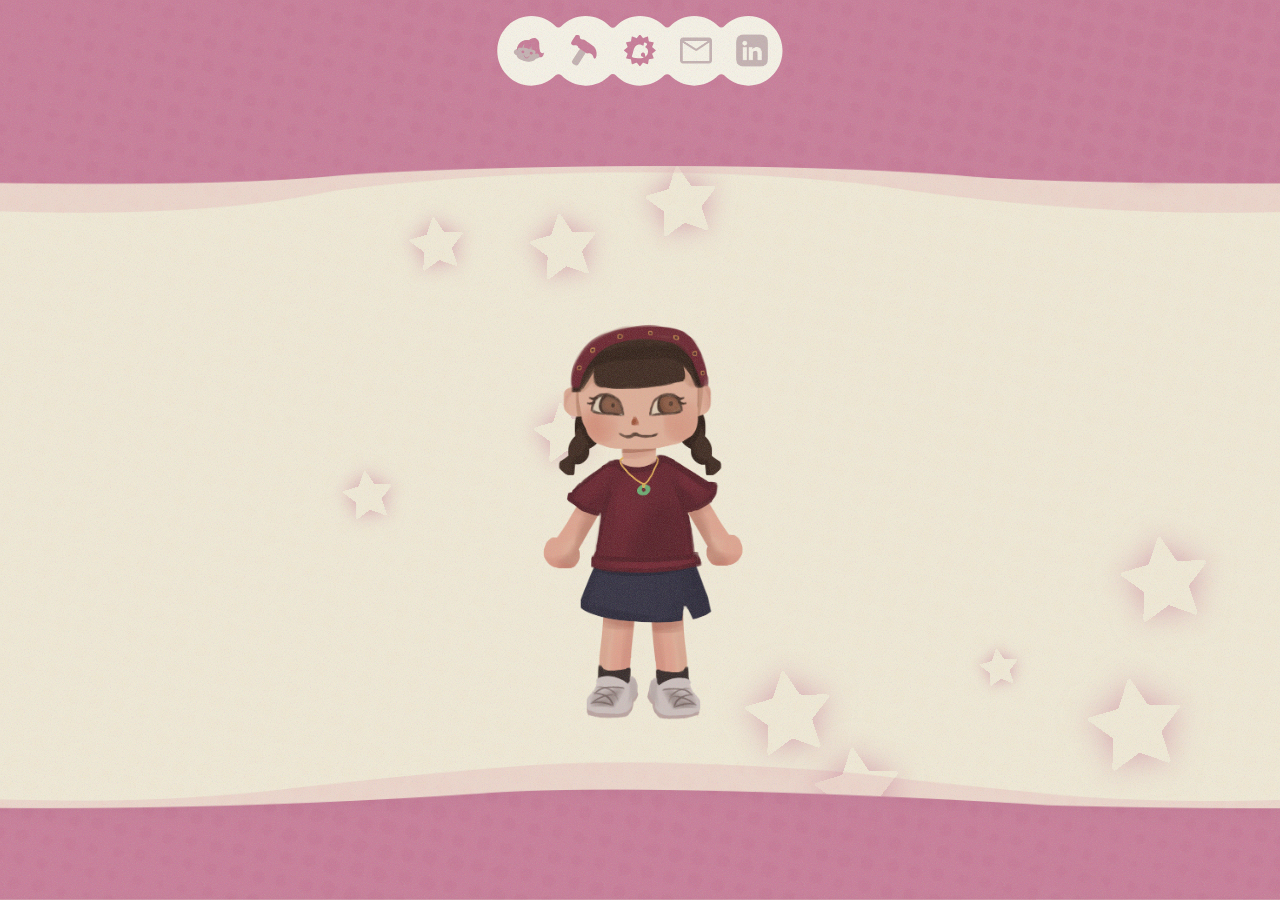
<file: pages/index-wo-loader.html>
<!DOCTYPE html>
<html lang="en">
<head>
    <meta charset="UTF-8">
    <meta name="viewport" content="width=device-width, initial-scale=1.0">
    <title>portfolio</title>
    <link href="../styles/style.css" rel="stylesheet">
    <link rel="icon" type="image/png" sizes="32x32" href="../images/favicon-32x32.png?v=4">

    <style>
        @import url('https://fonts.googleapis.com/css2?family=Darumadrop+One&family=Sour+Gummy:ital,wght@0,100..900;1,100..900&display=swap');
    </style>
</head>

<body class="index">
    <!-- <div class="mobile-notice">
        🚧 This website is still in progress — for the best experience, view it on a laptop.
    </div> -->

    <div class="stars-container" id="stars"></div>

    <header>
        <!-- Logo + hamburger knop (altijd zichtbaar op mobile, logo verborgen op desktop) -->
        <div class="header-top">
            <a href="index.html">
                <img class="logo" src="../images/logo.png" alt="logo">
            </a>
            <button class="menu-btn" aria-label="Open menu" aria-expanded="false">
                <svg xmlns="http://www.w3.org/2000/svg" fill="none" viewBox="0 0 24 24" stroke-width="1.5" stroke="currentColor">
                    <path stroke-linecap="round" stroke-linejoin="round" d="M3.75 6.75h16.5M3.75 12h16.5m-16.5 5.25h16.5" />
                </svg>
            </button>
        </div>

        <!-- Mobile nav: slide-up menu -->
        <nav class="mobile-nav" aria-hidden="true">
            <ul>
                <li class="liAppear"><a href="index.html">Home</a></li>
                <li class="liAppear"><a href="works.html">Works</a></li>
                <li class="liAppear"><a href="more.html">More</a></li>
                <li class="liAppear">
                    <a href="mailto:kellyh.kha@gmail.com" target="_blank" rel="noopener noreferrer">
                        <svg xmlns="http://www.w3.org/2000/svg" fill="none" viewBox="0 0 24 24" stroke-width="1.5" stroke="currentColor">
                            <path stroke-linecap="round" stroke-linejoin="round" d="M21.75 6.75v10.5a2.25 2.25 0 0 1-2.25 2.25h-15a2.25 2.25 0 0 1-2.25-2.25V6.75m19.5 0A2.25 2.25 0 0 0 19.5 4.5h-15a2.25 2.25 0 0 0-2.25 2.25m19.5 0v.243a2.25 2.25 0 0 1-1.07 1.916l-7.5 4.615a2.25 2.25 0 0 1-2.36 0L3.32 8.91a2.25 2.25 0 0 1-1.07-1.916V6.75" />
                        </svg>
                    </a>
                </li>
                <li class="liAppear">
                    <a href="http://www.linkedin.com/in/kelly-kha" target="_blank" rel="noopener noreferrer">
                        <img src="../images/linkedin.png" alt="LinkedIn icon">
                    </a>
                </li>
            </ul>
        </nav>

        <!-- Desktop nav: bubbel nav -->
        <nav class="desktop-nav">
            <ul>
                <li><a href="index.html"><img src="../images/nav-home.svg" alt="Home"></a></li>
                <li><a href="works.html"><img src="../images/nav-works.svg" alt="Works"></a></li>
                <li><a href="more.html"><img src="../images/nav-more.svg" alt="More"></a></li>
                <li><a href="mailto:kellyh.kha@gmail.com" target="_blank" rel="noopener noreferrer">
                    <img src="../images/nav-mail.png" alt="Mail">
                </a></li>
                <li>
                    <a href="http://www.linkedin.com/in/kelly-kha" target="_blank" rel="noopener noreferrer">
                        <img src="../images/nav-linkedin.png" alt="LinkedIn icon">
                    </a>
                </li>
            </ul>
        </nav>
    </header>

    <main class="index-main">
        <input type="checkbox" id="character-toggle" class="character-checkbox">
        
        <label for="character-toggle" class="character-container">
            <img src="../images/kel-animalcrossing.png" alt="Character" class="character-image">
            <img src="../images/kel-animalcrossing-head.png" alt="Character head" class="character-image">
        </label>

        <div class="menu-container">
            <button class="menu-item" popovertarget="popover-about"><img src="../images/menu-item-img-1.png" alt=""></button>
            <button class="menu-item" popovertarget="popover-2"><img src="../images/menu-item-img-2.png" alt=""></button>
            <button class="menu-item" popovertarget="popover-3"><img src="../images/menu-item-img-3.png" alt=""></button>
            <button class="menu-item" popovertarget="popover-4"><img src="../images/menu-item-img-4.png" alt=""></button>
            <button class="menu-item" popovertarget="popover-5"><img src="../images/menu-item-img-5.png" alt=""></button>
        </div>
    </main>

    <div id="popover-about" popover>
        <div class="popover-about-container">
            <!-- <button popovertarget="popover-about" popovertargetaction="hide" class="popover-close">✕</button> -->
            
            <section class="about-me-container">
                <div class="about-me-info">
                    <div class="title">
                        <h2>About me —</h2>
                        <button popovertarget="popover-1" popovertargetaction="hide" class="popover-close">✕</button>
                    </div>
                    <img src="../images/kelly.png" alt="">
                    <div class="about-me-info-text">
                        <p>
                            Hi! My name is Kelly and i'm currently a <strong>3rd year communication and multimedia design student</strong>  at the Amsterdam University of Applied Sciences (HvA) and I completed my first year of study Cum Laude.
                        </p>

            
                        <p>
                            So far I have learned quite a lot and worked on a ton of projects from designing prototypes in <strong>Figma to programming website</strong>. Currently with a strong interest in <strong>UX design and front-end development</strong>.
                        </p>
            
                        <p>
                            I'm a pretty easy going person who is able to work individually and in teams. <strong>I'm always ready for new opportunities to improve myself and for new abilties!</strong>
                        </p>
            
                        <p>
                            Usually I can be a bit introverted, but I have tried to push myself <strong>out of my own comfort zone</strong> by teaching adobe classes to CMD first year students in my second year and I even gave CMD info sessions to high school students to introduce them to the programme; I'm always seeking for fresh experiences.
                        </p>
                    </div>
                    <button class="button-v1"><a href=https://www.linkedin.com/in/kelly-kha/"">Connect with me!</a></button>
                </div>
            </section>
        </div>
    </div>

    <div id="popover-2" popover>
        <div class="popover-about-container">
            
            <section class="skills-and-education"> 
                <div class="title">
                    <h2>My education —</h2>
                    <button popovertarget="popover-2" popovertargetaction="hide" class="popover-close">✕</button>
                </div>

                <div class="skills-and-education-info">
                    <div class="education-block">
                        <h3>Education</h3>
                        <p>
                            <strong>September 2023 - Present</strong><br>
                            <em>Amsterdam University of Applied Sciences (HvA)</em><br>
                            Communication and multimedia design
                        </p>

                        <img src="../images/education.png" alt="">
                    </div>

                    <!-- <div class="experience-block">
                        <h3>Experience</h3>
                        <div class="experience-info">
                            <div>
                                <p>
                                    <strong>April 2025 - August 2025</strong><br>
                                    <em>Ecocharting, Utrecht</em><br>
                                    UX/UI Intern → Part-time position (summer)
                                </p>
                            </div>
                            <div>
                                <p><strong>Extracurricular Activities</strong></p>
                                <ul>
                                    <li>Delivered CMD info sessions to high school students</li>
                                    <li>Taught Adobe classes to first-year CMD students</li>
                                </ul>
                            </div>
                        </div>
                    </div>

                    <div class="skills-block">
                        <h3>Soft skills</h3>
                        <ul>
                            <li>Time management</li>
                            <li>Team player</li>
                            <li>Goal oriented</li>
                            <li>Fast learner</li>
                        </ul>
                    </div> -->
                </div>
            </section>
        </div>
    </div>

    <div id="popover-3" popover>
        <div class="popover-about-container">
            <!-- <button popovertarget="popover-3" popovertargetaction="hide" class="popover-close">✕</button> -->
            
            <section class="skills-and-education"> 
                <div class="title">
                    <h2>My skills —</h2>
                    <button popovertarget="popover-3" popovertargetaction="hide" class="popover-close">✕</button>
                </div>

                <div class="skills-and-education-info">

                    <div class="experience-block">
                        <h3>Experience</h3>
                        <div class="experience-info">
                            <div>
                                <p>
                                    <strong>April 2025 - August 2025</strong><br>
                                    <em>Ecocharting, Utrecht</em><br>
                                    UX/UI Intern → Part-time position (summer)
                                </p>
                            </div>
                            <div>
                                <p><strong>Extracurricular Activities</strong></p>
                                <ul>
                                    <li>Delivered CMD info sessions to high school students</li>
                                    <li>Taught Adobe classes to first-year CMD students</li>
                                </ul>
                            </div>
                        </div>
                    </div>

                    <div class="skills-block">
                        <h3>Soft skills</h3>
                        <ul>
                            <li>Time management</li>
                            <li>Team player</li>
                            <li>Goal oriented</li>
                            <li>Fast learner</li>
                        </ul>
                    </div>
                </div>
            </section>
        </div>
    </div>

    <div id="popover-4" popover>
        <div class="popover-about-container">
            <!-- <button popovertarget="popover-4" popovertargetaction="hide" class="popover-close">✕</button> -->

            <section class="outside-of-design">
                <div class="title">
                    <h2>Outside of design —</h2>
                    <button popovertarget="popover-4" popovertargetaction="hide" class="popover-close">✕</button>
                </div>
                <img src="../images/hobby.png" alt="">

                <div>
                    <p>
                        In my free time you'll probably find me somewhere in a cafe or any other cozy space drawing, reading, watching a movie, trying out new food spots or with friends.
                    </p>
                </div>
            </section>
        </div>
    </div>

    <div id="popover-5" popover>
        <div class="popover-about-container">
            <!-- <button popovertarget="popover-5" popovertargetaction="hide" class="popover-close">✕</button> -->

            <section class="old-portfolio">
                <div class="title">
                    <h2>My old portfolio —</h2>
                    <button popovertarget="popover-5" popovertargetaction="hide" class="popover-close">✕</button>
                </div>
                <p>Curious about my previous work?</p>
                <img src="../images/kel.png" alt="">
                <button class="button-v1"><a href="https://kellykha.com" target="_blank" rel="noopener noreferrer">View my old portfolio
                </a></button>
                
            </section>
        </div>
    </div>
    <!-- <div id="popover-3" popover>Inhoud 3</div> -->
    <!-- <div id="popover-4" popover>Inhoud 4</div> -->
    <!-- <div id="popover-5" popover>Inhoud 5</div> -->


    <script src="../scripts/script.js"></script>
    <!-- <script>
        const menuBtn = document.querySelector('.menu-btn');
        const mobileNav = document.querySelector('.mobile-nav');
        const logo = document.querySelector('.logo');

        menuBtn.addEventListener('click', () => {
            const isOpen = mobileNav.classList.toggle('toonmenu');
            menuBtn.classList.toggle('is-open', isOpen);
            logo.classList.toggle('is-visible', isOpen);
            menuBtn.setAttribute('aria-expanded', isOpen);
            mobileNav.setAttribute('aria-hidden', !isOpen);
        });
    </script> -->
</body>
</html>
</file>
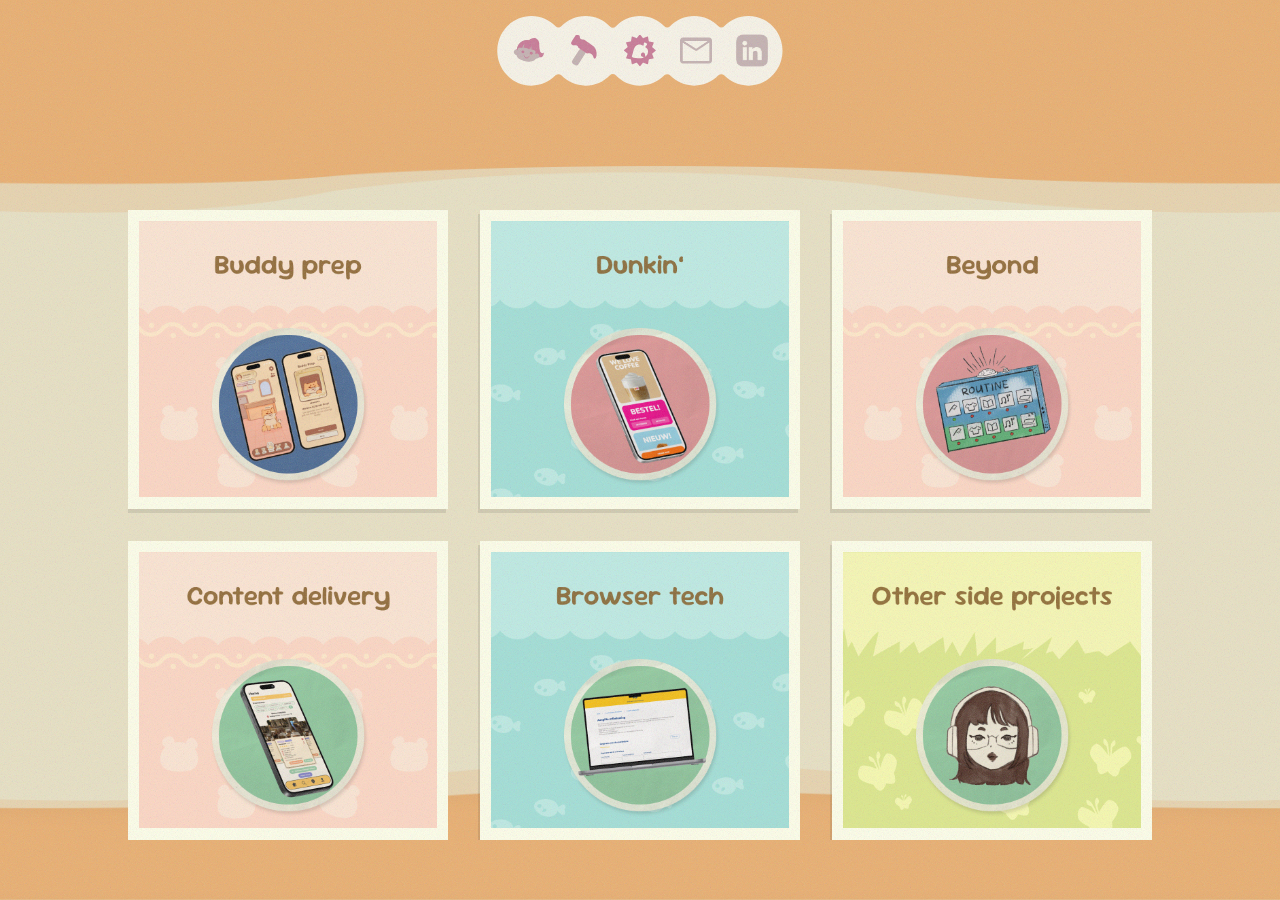
<file: pages/works copy.html>
<!DOCTYPE html>
<html lang="en">
<head>
    <meta charset="UTF-8">
    <meta name="viewport" content="width=device-width, initial-scale=1.0">
    <title>portfolio</title>
    <link href="../styles/style.css" rel="stylesheet">
    <link rel="icon" type="image/png" sizes="32x32" href="../images/favicon-32x32.png?v=2">

    <style>
        @import url('https://fonts.googleapis.com/css2?family=Darumadrop+One&family=Sour+Gummy:ital,wght@0,100..900;1,100..900&display=swap');
    </style>
</head>

<body class="index body-works">
    <div class="mobile-notice">
        🚧 This website is still in progress — for the best experience, view it on a laptop.
    </div>
    <header>
        <!-- Logo + hamburger knop (altijd zichtbaar op mobile, logo verborgen op desktop) -->
        <div class="header-top">
            <a href="index.html">
                <img class="logo" src="../images/logo.png" alt="logo">
            </a>
            <button class="menu-btn" aria-label="Open menu" aria-expanded="false">
                <svg xmlns="http://www.w3.org/2000/svg" fill="none" viewBox="0 0 24 24" stroke-width="1.5" stroke="currentColor">
                    <path stroke-linecap="round" stroke-linejoin="round" d="M3.75 6.75h16.5M3.75 12h16.5m-16.5 5.25h16.5" />
                </svg>
            </button>
        </div>

        <!-- Mobile nav: slide-up menu -->
        <nav class="mobile-nav" aria-hidden="true">
            <ul>
                <li class="liAppear"><a href="index.html">Home</a></li>
                <li class="liAppear"><a href="works.html">Works</a></li>
                <li class="liAppear"><a href="more.html">More</a></li>
                <li class="liAppear">
                    <a href="mailto:kellyh.kha@gmail.com" target="_blank" rel="noopener noreferrer">
                        <svg xmlns="http://www.w3.org/2000/svg" fill="none" viewBox="0 0 24 24" stroke-width="1.5" stroke="currentColor">
                            <path stroke-linecap="round" stroke-linejoin="round" d="M21.75 6.75v10.5a2.25 2.25 0 0 1-2.25 2.25h-15a2.25 2.25 0 0 1-2.25-2.25V6.75m19.5 0A2.25 2.25 0 0 0 19.5 4.5h-15a2.25 2.25 0 0 0-2.25 2.25m19.5 0v.243a2.25 2.25 0 0 1-1.07 1.916l-7.5 4.615a2.25 2.25 0 0 1-2.36 0L3.32 8.91a2.25 2.25 0 0 1-1.07-1.916V6.75" />
                        </svg>
                    </a>
                </li>
                <li class="liAppear">
                    <a href="http://www.linkedin.com/in/kelly-kha" target="_blank" rel="noopener noreferrer">
                        <img src="../images/linkedin.png" alt="LinkedIn icon">
                    </a>
                </li>
            </ul>
        </nav>

        <!-- Desktop nav: bubbel nav -->
        <nav class="desktop-nav">
            <ul>
                <li><a href="index.html"><img src="../images/nav-home.svg" alt="Home"></a></li>
                <li><a href="works.html"><img src="../images/nav-works.svg" alt="Works"></a></li>
                <li><a href="more.html"><img src="../images/nav-more.svg" alt="More"></a></li>
                <li><a href="mailto:kellyh.kha@gmail.com" target="_blank" rel="noopener noreferrer">
                    <img src="../images/nav-mail.png" alt="Mail">
                </a></li>
                <li>
                    <a href="http://www.linkedin.com/in/kelly-kha" target="_blank" rel="noopener noreferrer">
                        <img src="../images/nav-linkedin.png" alt="LinkedIn icon">
                    </a>
                </li>
            </ul>
        </nav>
    </header>
    
    <main class="index-main works-main">
        <div class="works-container">
            <a class="works-item" href="buddy-prep.html">
                <div class="works-item-content"></div>
            </a>
            <a class="works-item" href="#">
                <div class="works-item-content"></div>
            </a>
            <a class="works-item" href="#">
                <div class="works-item-content"></div>
            </a>
            <a class="works-item" href="#">
                <div class="works-item-content"></div>
            </a>
            <a class="works-item" href="#">
                <div class="works-item-content"></div>
            </a>
            <a class="works-item" href="#">
                <div class="works-item-content"></div>
            </a>
        </div>
    </main>


    <script src="../scripts/script.js"></script>
</body>
</html>
</file>
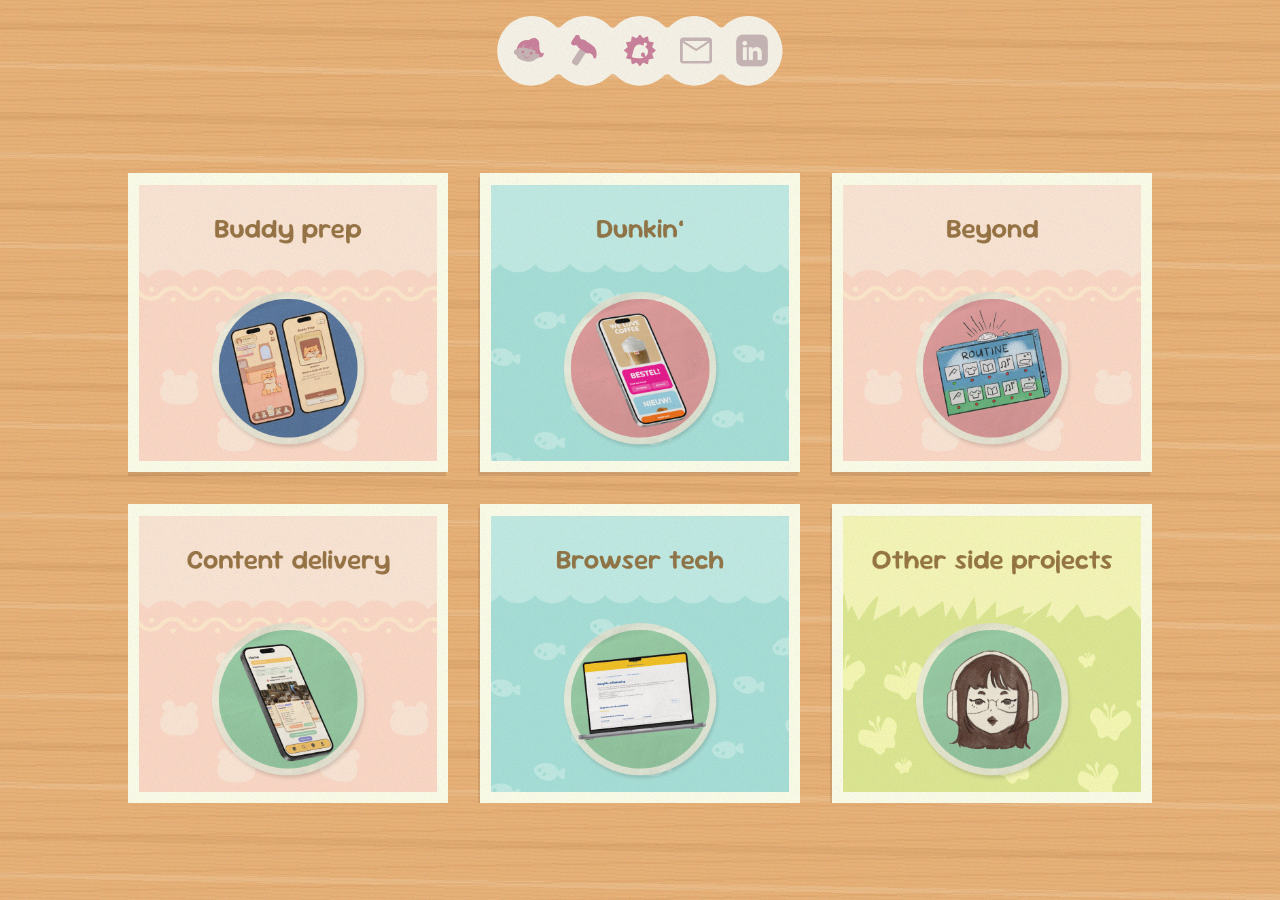
<file: pages/works.html>
<!DOCTYPE html>
<html lang="en">
<head>
    <meta charset="UTF-8">
    <meta name="viewport" content="width=device-width, initial-scale=1.0">
    <title>portfolio</title>
    <link href="../styles/style.css" rel="stylesheet">
    <link rel="icon" type="image/png" sizes="32x32" href="../images/favicon-32x32.png?v=4">

    <style>
        @import url('https://fonts.googleapis.com/css2?family=Darumadrop+One&family=Sour+Gummy:ital,wght@0,100..900;1,100..900&display=swap');
    </style>
</head>

<body class="index body-works">
    <!-- <div class="mobile-notice">
        🚧 This website is still in progress — for the best experience, view it on a laptop.
    </div> -->
    <header>
        <!-- Logo + hamburger knop (altijd zichtbaar op mobile, logo verborgen op desktop) -->
        <div class="header-top">
            <a href="index.html">
                <img class="logo" src="../images/logo.png" alt="logo">
            </a>
            <button class="menu-btn" aria-label="Open menu" aria-expanded="false">
                <svg xmlns="http://www.w3.org/2000/svg" fill="none" viewBox="0 0 24 24" stroke-width="1.5" stroke="currentColor">
                    <path stroke-linecap="round" stroke-linejoin="round" d="M3.75 6.75h16.5M3.75 12h16.5m-16.5 5.25h16.5" />
                </svg>
            </button>
        </div>

        <!-- Mobile nav: slide-up menu -->
        <nav class="mobile-nav" aria-hidden="true">
            <ul>
                <li class="liAppear"><a href="index-wo-loader.html">Home</a></li>
                <li class="liAppear"><a href="works.html">Works</a></li>
                <li class="liAppear"><a href="more.html">More</a></li>
                <li class="liAppear">
                    <a href="mailto:kellyh.kha@gmail.com" target="_blank" rel="noopener noreferrer">
                        <svg xmlns="http://www.w3.org/2000/svg" fill="none" viewBox="0 0 24 24" stroke-width="1.5" stroke="currentColor">
                            <path stroke-linecap="round" stroke-linejoin="round" d="M21.75 6.75v10.5a2.25 2.25 0 0 1-2.25 2.25h-15a2.25 2.25 0 0 1-2.25-2.25V6.75m19.5 0A2.25 2.25 0 0 0 19.5 4.5h-15a2.25 2.25 0 0 0-2.25 2.25m19.5 0v.243a2.25 2.25 0 0 1-1.07 1.916l-7.5 4.615a2.25 2.25 0 0 1-2.36 0L3.32 8.91a2.25 2.25 0 0 1-1.07-1.916V6.75" />
                        </svg>
                    </a>
                </li>
                <li class="liAppear">
                    <a href="http://www.linkedin.com/in/kelly-kha" target="_blank" rel="noopener noreferrer">
                        <img src="../images/linkedin.png" alt="LinkedIn icon">
                    </a>
                </li>
            </ul>
        </nav>

        <!-- Desktop nav: bubbel nav -->
        <nav class="desktop-nav">
            <ul>
                <li><a href="index-wo-loader.html"><img src="../images/nav-home.svg" alt="Home"></a></li>
                <li><a href="works.html"><img src="../images/nav-works.svg" alt="Works"></a></li>
                <li><a href="more.html"><img src="../images/nav-more.svg" alt="More"></a></li>
                <li><a href="mailto:kellyh.kha@gmail.com" target="_blank" rel="noopener noreferrer">
                    <img src="../images/nav-mail.png" alt="Mail">
                </a></li>
                <li>
                    <a href="http://www.linkedin.com/in/kelly-kha" target="_blank" rel="noopener noreferrer">
                        <img src="../images/nav-linkedin.png" alt="LinkedIn icon">
                    </a>
                </li>
            </ul>
        </nav>
    </header>
    
    <main class="index-main works-main wood-bg">
        <div class="works-container">
            <a class="works-item" href="buddy-prep.html">
                <div class="works-item-content"></div>
            </a>
            <a class="works-item" href="dunkin.html">
                <div class="works-item-content"></div>
            </a>
            <a class="works-item" href="beyond.html">
                <div class="works-item-content"></div>
            </a>
            <a class="works-item" href="content.html">
                <div class="works-item-content"></div>
            </a>
            <a class="works-item" href="browsertech.html">
                <div class="works-item-content"></div>
            </a>
            <a class="works-item" href="more.html">
                <div class="works-item-content"></div>
            </a>
        </div>
    </main>


    <script src="../scripts/script.js"></script>
</body>
</html>
</file>
<file: styles/style.css>
@import "works.css";
@import "project.css";
@import "more.css";

*,
*::after,
*::before {
    box-sizing: border-box;
}

* {
    margin: 0;
    padding: 0;
    line-height: calc(1em + 0.5rem);
}

body {
    cursor: url('../images/cursor.png') 26 26 , auto;
}

button a, a, button, button::after, label, img, input, [role="button"] {
    cursor: url('../images/cursor.png') 26 26 , auto;
}

html {
    scroll-behavior: smooth;

    color-scheme: light;
    --colour-background: light-dark(#F1EDE1, #1E1E1E);
    --colour-text: light-dark(#1E1E1E, #F1EDE1);
    --colour-primary: light-dark(#D3638C, rgb(211 99 140 / 0.8));
    --colour-primary-border: light-dark(#A72656, #A72656);
    --colour-brown: #835C25;

    --color-secondary: light-dark(#C6DF77, rgb(198 223 119 / 0.8));
    --color-secondary-border: light-dark(#819B31, #819B31);

    --color-primary-pink: light-dark(#F0D6DF, rgb(240 214 223 / 0.8));
    --color-primary-green: light-dark(#DFEEAF, rgb(223 238 175 / 0.8));
    --color-primary-dark-green: light-dark(#819B31, rgb(129 155 49 / 0.8));
    --color-primary-blue: light-dark(#D4DBF0, rgb(212 219 240 / 0.8));
    --color-primary-dark-blue: light-dark(#2B3962, rgb(43 57 98 / 0.8));

    font-family: 'Sour Gummy', sans-serif;
    color: var(--colour-text);
    background-color: var(--colour-background);

    --size-xxs: 0.5rem;
    --size-xs: 0.75rem;
    --size-sm: 0.875rem;
    --size-base: 1rem;
    --size-lg: 1.125rem;
    --size-xl: 1.25rem;
    --size-2xl: 1.5rem;
    --size-3xl: 1.875rem;
    --size-4xl: 2.25rem;
    --size-5xl: 3rem;
    --size-6xl: 3.75rem;
    --size-7xl: 4.5rem;
    --size-8xl: 6rem;
    --size-9xl: 8rem;
    --size-10xl: 10rem;
}

/* Nav afbeeldingen niet gereset */
img:not(nav img),
svg {
    display: block;
    max-width: 100%;
    height: auto;
}

.loader {
    position: fixed;
    top: 0;
    left: 0;
    width: 100%;
    height: 100%;
    background-color: var(--colour-text);
    color: var(--colour-background);
    display: flex;
    justify-content: center;
    align-items: center;
    z-index: 9999;
    transition: transform 0.6s cubic-bezier(0.77, 0, 0.18, 1);

    & div {
        display: flex;
        gap: var(--size-base);
        border: 5px solid var(--colour-background);
        padding: var(--size-xxs) var(--size-2xl);
        border-radius:50px;
        box-shadow: 0px 0px 12px rgba(255, 255, 255, 0.5);
        animation: scaleUp 1s forwards;

        & span {
            font-size: var(--size-2xl);
            font-weight: 700;
            margin-left: -5px;
            animation: scaleUp 1s forwards;
            opacity: 0;
            text-shadow: 0px 0px 20px rgba(255, 255, 255, 0.5);
            
            /* scale: 0; */

            &:nth-child(2) {
                animation-delay: 0.2s;
            }
            &:nth-child(3) {
                animation-delay: 0.4s;
            }
            &:nth-child(4) {
                animation-delay: 0.6s;
            }
            &:nth-child(5) {
                animation-delay: 0.8s;
            }
            &:nth-child(6) {
                animation-delay: 1s;
            }
        }
    }
}

.loader.hidden {
    transform: translateY(-100%);
}

@keyframes scaleUp {
    0% {
        transform: scale(0);
        opacity: 0.5;
    }

    70% {
        transform: scale(1.2);
        opacity: 1;
    }

    100% {
        transform: scale(1);
        opacity: 1;
    }
}

body {
    background-image: url('../images/background-home-v6.png');
    background-size: cover;
    background-position: center;
}

@keyframes noise {
    0%   { background-position: 0 0; }
    10%  { background-position: -5% -10%; }
    20%  { background-position: -15% 5%; }
    30%  { background-position: 7% -25%; }
    40%  { background-position: -5% 25%; }
    50%  { background-position: -15% 10%; }
    60%  { background-position: 15% 0%; }
    70%  { background-position: 0% 15%; }
    80%  { background-position: 3% 35%; }
    90%  { background-position: -10% 10%; }
    100% { background-position: 0 0; }
}

body::after {
    content: '';
    position: fixed;
    top: 0;
    left: 0;
    width: 100%;
    height: 100%;
    pointer-events: none;
    z-index: 9999;
    opacity: 0.2;
    background-image: url("data:image/svg+xml,%3Csvg viewBox='0 0 256 256' xmlns='http://www.w3.org/2000/svg'%3E%3Cfilter id='noise'%3E%3CfeTurbulence type='fractalNoise' baseFrequency='0.9' numOctaves='4' stitchTiles='stitch'/%3E%3C/filter%3E%3Crect width='100%25' height='100%25' filter='url(%23noise)'/%3E%3C/svg%3E");
    background-size: 200px 200px;
    animation: noise 0.8s steps(1) infinite;
}

.stars-container {
    position: fixed;
    top: 0;
    left: 0;
    width: 100%;
    height: 100%;
    pointer-events: none;
    z-index: 0;
    overflow: hidden;
}

.star {
    position: absolute;
    background-image: url('../images/stars.svg');
    background-size: contain;
    background-repeat: no-repeat;
    animation: floatStar ease-in-out infinite;
}

@keyframes floatStar {
    0%   { transform: translateY(0px); }
    50%  { transform: translateY(-20px); }
    100% { transform: translateY(0px); }
}

.body-works {
    background-image: url('../images/background-home-v4.png');
    background-size: cover;
    background-position: center;
}

.button-v1 {
    background-color: #04AFA6;
    color: var(--colour-background);
    font-family: 'Sour Gummy', arial;
    border: none;
    border-radius: 50px;
    padding: var(--size-xs) var(--size-sm);
    /* cursor: pointer; */
    display: flex;
    align-items: center;
    gap: var(--size-xs);
    transition: all 0.3s ease;
    width: max-content;

    &::before {
        content: '+';
        display: grid;
        place-items: center;
        width: 1.4em;
        height: 1.4em;
        border-radius: 50%;
        background-color: var(--colour-background);
        color: #04AFA6;
        font-size: 1em;
        line-height: 1;
    }

    & a {
        color: var(--colour-background);
        text-decoration: none;
    }

    &:hover {
        background-color: rgba(6, 121, 115, 0.8)
    }
}

.button-v2 {
    background-color: var(--colour-background);
    font-family: 'Sour Gummy', arial;
    border: none;
    border-radius: 50px;
    padding: var(--size-xs) var(--size-sm);
    /* cursor: pointer; */
    display: flex;
    align-items: center;
    gap: var(--size-xs);
    transition: all 0.3s ease;
    width: max-content;
    box-shadow: 4px 6px 0px rgba(121, 84, 54, 0.3);

    &::before {
        content: 'B';
        display: grid;
        place-items: center;
        width: 2em;
        height: 2em;
        border-radius: 50%;
        background-color: #867B65;
        color: var(--colour-background);
        font-size: 1.5em;
        line-height: 1;
    }

    & a {
        color: #867B65;
        font-size: var(--size-xl);
        text-decoration: none;
    }

    &:hover {
        background-color: #e1c997;
    }
}

.mobile-notice {
    display: none;
    background-color: #f0c040;
    color: #1a1a1a;
    text-align: center;
    padding: 12px 16px;
    font-size: 14px;
    font-weight: 500;
    position: sticky;
    top: 50%;
    margin: 0 auto;
    width: 80%;
    z-index: 9999;
}

@media (max-width: 767px) {
    .mobile-notice {
        display: block;
    }
}

/* ─── HEADER ─── */
header {
    position: fixed;
    top: 0;
    left: 0;
    width: 100%;
    z-index: 1000;
    display: flex;
    align-items: center;
    justify-content: center;
}

/* Logo + hamburger rij (alleen mobile) */
.header-top {
    display: none;
}

/* ─── MOBILE NAV ─── */
.mobile-nav {
    overflow: hidden;
    position: fixed;
    inset: 0;
    z-index: 100;

    display: flex;
    flex-direction: column;
    justify-content: center;
    align-items: center;
    padding: var(--size-2xl);
    pointer-events: none;
    background-color: var(--colour-background);

    translate: 0 100%;
    transition: translate 0.5s cubic-bezier(.17,.67,.83,.67);
}

.mobile-nav.toonmenu {
    pointer-events: all;
    translate: 0 0;
}

.mobile-nav ul {
    display: flex;
    flex-direction: column;
    align-items: center;
    justify-content: center;
    list-style: none;
    gap: var(--size-2xl);
    height: 100%;
    padding: 0;
}

.mobile-nav ul li a {
    font-size: var(--size-xl);
    text-decoration: none;
    color: var(--colour-primary);
    transition: color 0.3s;
}

.mobile-nav ul li a img,
.mobile-nav ul li a svg {
    height: 2rem;
    width: auto;
    display: block;
}

.mobile-nav ul li {
    list-style: none;
    padding: var(--size-xxs) var(--size-xs);
    border-radius: var(--size-xxs);
    border: 1px solid transparent;
    transition: border-color 0.5s ease;
}

.mobile-nav ul li:hover {
    border-color: var(--colour-primary-border);
}

/* Hamburger knop */
.menu-btn {
    color: var(--colour-primary);
    width: var(--size-4xl);
    height: var(--size-4xl);
    display: block;
    z-index: 200;
    position: relative;
    background: none;
    border: none;
    /* cursor: pointer; */
    padding: 0;
}

.menu-btn svg {
    width: 100%;
    height: 100%;
    color: var(--colour-background);
    transition: transform 0.3s ease;
}

/* Animaties mobile nav items */
.liAppear {
    opacity: 0;
    transform: translateY(20px);
}

.mobile-nav.toonmenu .liAppear {
    animation: fadeInUp 0.5s forwards;
}

.menu-btn.is-open svg {
    color: var(--colour-primary);
}

.menu-btn svg path {
    transition: d 0.3s ease 2s; /* laatste waarde = delay */
}

.menu-btn.is-open svg path {
    d: path("M6 6L18 18M6 18L18 6");
}

.mobile-nav.toonmenu .liAppear:nth-of-type(1) { animation-delay: 0.1s; }
.mobile-nav.toonmenu .liAppear:nth-of-type(2) { animation-delay: 0.2s; }
.mobile-nav.toonmenu .liAppear:nth-of-type(3) { animation-delay: 0.3s; }
.mobile-nav.toonmenu .liAppear:nth-of-type(4) { animation-delay: 0.4s; }
.mobile-nav.toonmenu .liAppear:nth-of-type(5) { animation-delay: 0.5s; }

@keyframes fadeInUp {
    to {
        opacity: 1;
        transform: translateY(0);
    }
}

/* ─── DESKTOP NAV (bubbels) ─── */
.desktop-nav {
    display: none;

    position: relative;
    width: clamp(300px, 45%, 500px);
    height: 70px;
    max-height: 90px;

    background-image: url('../images/nav-background.svg');
    background-position: center;
    background-size: contain;
    background-repeat: no-repeat;

    margin-top: 1rem;
}

.desktop-nav ul {
    position: absolute;
    top: 50%;
    left: 50%;
    transform: translate(-50%, -50%);

    display: flex;
    flex-direction: row;
    justify-content: center;
    gap: 1.5rem;
    align-items: center;
    list-style: none;
    padding: 0;
    margin-top: 0.2rem;
}

.desktop-nav ul li img {
    width: 32px;
    height: 32px;
    max-width: 40px;
    max-height: 40px;
    object-fit: contain;
    transition: transform 0.3s ease;
}

.desktop-nav ul li img:hover {
    transform: scale(1.2) translateY(-5px);
}

/* ─── MOBILE: toon header-top, verberg desktop nav ─── */
@media (max-width: 767px) {
    header {
        justify-content: space-between;
        padding: var(--size-base) var(--size-2xl);
        background-color: transparent;
    }

    .header-top {
        display: flex;
        justify-content: space-between;
        align-items: center;
        width: 100%;
        z-index: 200;
        position: relative;
    }

    .logo {
        width: auto;
        height: var(--size-4xl);
        opacity: 0;
        transition: opacity 0.2s ease 0.3s;
    }

    .logo.is-visible {
        opacity: 1;
    }
    .desktop-nav {
        display: none;
    }

    .character-container {
        width: 50%;
    }
}

/* ─── DESKTOP: verberg hamburger, toon bubbel nav ─── */
@media (min-width: 768px) {
    .header-top {
        display: none;
    }

    .mobile-nav {
        display: none;
    }

    .desktop-nav {
        display: block;
    }
}

/* ─── INDEX MAIN ─── */
.index-main {
    display: flex;
    justify-content: center;
    align-items: center;
    height: 100vh;
}

.character-container {
    margin-top: 1.5rem;
    position: relative;
    width: 25%;
    aspect-ratio: 1 / 1;

    &:hover {
        /* cursor: pointer; */

        & .character-image:nth-child(2) {
            transform: rotate(10deg) translate(-18px, 0);
            transition: transform 0.3s ease;
        }
    }
}

.character-container img {
    display: block;
    position: absolute;
}

/* ─── RADIAL MENU ─── */
.menu-container {
    position: absolute;
    width: 300px;
    height: 300px;
    display: none;
    transform: translate(0, -25%);
}

.menu-item {
    position: absolute;
    width: 70px;
    height: 70px;
    background-color: var(--colour-background);
    display: grid;
    place-items: center;
    border-radius: 50%;
    border: transparent 2px solid;
    opacity: 0;
    left: calc(50% + sin(var(--angle)) * 120px - 25px); 
    top: calc(50% - cos(var(--angle)) * 120px - 25px);

    box-shadow: 2px 4px 0px rgb(0 0 0 / 0.3);

    transition: all 0.3s ease;

    & img {
        width: 70%;
        height: 70%;
        object-fit: contain;
    }

    &:hover {
        /* background-color: rgb(234 175 112 / 0.8); */
        /* background-color: rgb(234 175 112); */
        background-color: #ea838c;
        /* cursor: pointer; */
        transform: scale(1.1);
    }
}

/* Verberg de checkbox zelf */
.character-checkbox {
    display: none;
}

/* Menu verborgen by default */
.menu-container {
    display: none;
}

/* Toon menu als checkbox gecheckt is */
.character-checkbox:checked + .character-container + .menu-container {
    display: block;
}

/* Character head animatie bij checked */
.character-checkbox:checked + .character-container .character-image:nth-child(2) {
    transform: rotate(10deg) translate(-18px, 0);
}

.character-checkbox:checked + .character-container + .menu-container .menu-item {
    animation: uitklappen 0.4s ease-out forwards;
}

/* Cursor op label */
.character-container {
    /* cursor: pointer; */

    & .character-image:nth-child(2) {
        transition: transform 0.3s ease;
    }
}

@keyframes uitklappen {
    from {
        opacity: 1;
        left: calc(50% - 25px);
        top: calc(50% - 25px);
    }
    to {
        opacity: 1;
        left: calc(50% + sin(var(--angle)) * 120px - 25px);
        top: calc(50% - cos(var(--angle)) * 120px - 25px);
    }
}

.menu-item::after {
    content: '';
    display: block;
    position: absolute;
    width: 90px;
    height: 90px;
    background-size: contain;
    background-repeat: no-repeat;
    background-position: center;
    top: -60px; /* boven de knop */
    left: 50%;
    transform: translateX(-50%);
    opacity: 0;
    transition: opacity 0.3s ease;
}

.menu-item:hover::after {
    opacity: 1;
}

.menu-item:nth-child(1):hover::after {
    background-image: url('../images/text-bubble-01.png');
}
.menu-item:nth-child(2):hover::after {
    background-image: url('../images/text-bubble-02.png');
}
.menu-item:nth-child(3):hover::after {
    background-image: url('../images/text-bubble-03.png');
}
.menu-item:nth-child(4):hover::after {
    background-image: url('../images/text-bubble-04.png');
}
.menu-item:nth-child(5):hover::after {
    background-image: url('../images/text-bubble-05.png');
}

.menu-container {
    overflow: visible;
}

.menu-item::after {
    z-index: 999;
}

.menu-item {
    overflow: visible;
}

.menu-item:nth-child(1) { --angle: 0deg; }
.menu-item:nth-child(2) { --angle: 72deg; }
.menu-item:nth-child(3) { --angle: 144deg; }
.menu-item:nth-child(4) { --angle: 216deg; }
.menu-item:nth-child(5) { --angle: 288deg; }

[popover] {
    width: min(60vw, 500px);
    overflow-y: auto;
    border: none;
    border-radius: var(--size-2xl);
    padding: var(--size-base);
    background-color: var(--colour-background);
    box-shadow: 0px 0px 10px rgba(50, 37, 37, 0.2);
    color: var(--colour-brown);


    transition: 
        opacity 0.3s ease,
        transform 0.3s ease,
        display 0.3s ease allow-discrete;
    opacity: 0;
    transform: translateY(20px);

    align-self: center;
    margin-left: 2rem;
}

::-webkit-scrollbar {
    display: none;
}

.popover-about-container{
    background-color: #e5dfc9;
    padding: var(--size-2xl);
    border-radius: var(--size-base);
}

[popover]:popover-open {
    opacity: 1;
    transform: translateY(0);
}

@starting-style {
    [popover]:popover-open {
        opacity: 0;
        transform: translateY(20px);
    }
}

[popover]:popover-open {
    opacity: 1;
    transform: translateY(0);
}

@starting-style {
    [popover]:popover-open {
        opacity: 0;
        transform: translateY(20px);
    }
}

.popover-close {
    position: sticky;
    top: 0;
    float: right;
    background: var(--colour-primary);
    color: white;
    border: none;
    border-radius: 50%;
    width: 2rem;
    height: 2rem;
    /* cursor: pointer; */
    font-size: var(--size-base);
    display: grid;
    place-items: center;
}


.about-me-container{
    height: 70vh;
    overflow-y: auto;
    & .about-me-info{
        display: flex;
        flex-direction: column;
        gap: var(--size-base);

        /* & img {
            width: 150px;
            height: 150px;
            border-radius: 50%;
            object-fit: cover;
        } */
        & .about-me-info-text {
            display: flex;
            flex-direction: column;
            gap: var(--size-base);
        }
    }
}

#popover-2,
#popover-4 {
    left: auto;
    right: 2rem;
}

.title{
    display: flex;
    justify-content: space-between;
    align-items: center;
}

.skills-and-education{
    display: flex;
    flex-direction: column;
    gap: var(--size-2xl);
    
    .skills-and-education-info{
        display: flex;
        flex-direction: column;
        gap: var(--size-base);

        & .education-block,
        & .experience-block,
        & .skills-block {
            background-color: #d4c9a2;
            padding: var(--size-base);
            border-radius: var(--size-base);
            gap: var(--size-base);

            width: 100%;

            & .experience-info{
                display: flex;
                flex-direction: column;
                gap: var(--size-xs);
            }

            & img {
                margin-top: var(--size-base);
                width: 100%;
                height: auto;
            }
        }

        & li{
            list-style: none;
        }
    }

}

#popover-4 img{
    margin-top: var(--size-base);
    width: 80%;
    display: block;
    margin: 2rem auto;
}

#popover-5 img{
    margin-top: var(--size-base);
    width: 40%;
    display: block;
    margin: 2rem auto;
}

@media (max-width: 767px) {
    .character-container {
        width: 90%;
    }
}


/* responsive styles */

@media (max-width: 767px) {
    #popover-about,
    #popover-2,
    #popover-3,
    #popover-4,
    #popover-5 {
        width: 85vw;
        margin: 0 auto;
        max-height: 80vh;
    }
}
</file>
